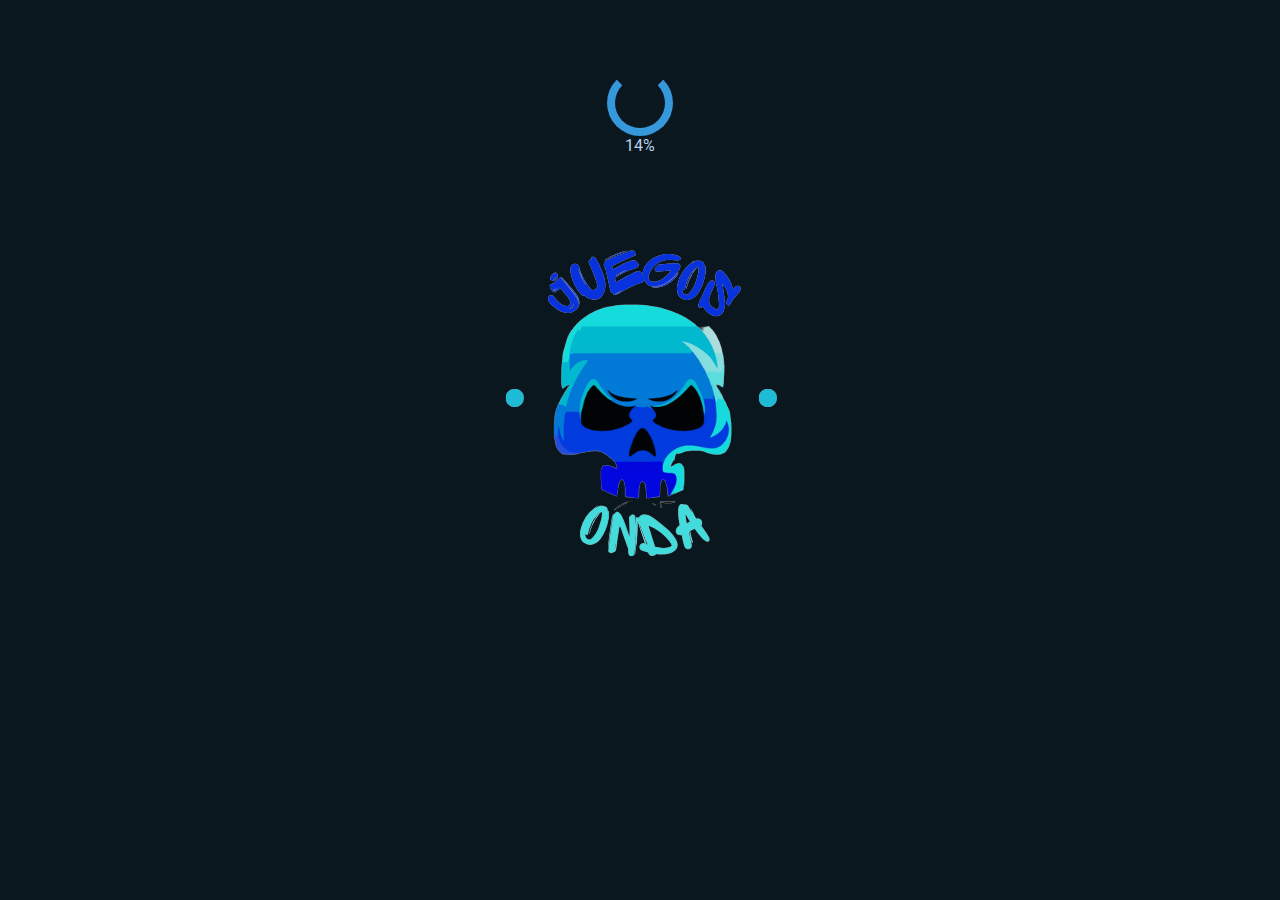
<file: tp2/index.html>
<!DOCTYPE html>
<html lang="en">
<head>
    <meta charset="UTF-8">
    <meta http-equiv="X-UA-Compatible" content="IE=edge">
    <meta name="viewport" content="width=device-width, initial-scale=1.0">
    <link rel="stylesheet" type="text/css" href="style.css">
    <link rel="preconnect" href="https://fonts.googleapis.com">
    <link rel="preconnect" href="https://fonts.gstatic.com" crossorigin>
    <link href="https://fonts.googleapis.com/css2?family=Roboto:ital,wght@1,300&display=swap" rel="stylesheet">
    <link rel="stylesheet" href="https://cdnjs.cloudflare.com/ajax/libs/font-awesome/6.2.0/css/all.min.css">
    <title>Juegos Onda</title>
</head>
<body>
    <header class="header">
       <div class="img-header">
            <div class="header-izq">
                <img class="btnmenu" src="images/hamburger-button2.png" onclick="toggleMenu()">
                <a href="index.html"><img src="images/logo.png" class="logoheader"></a>
            </div>
            <input type="text" class="buscador">
            <div class="header-der">
                <img src="images/carrito.svg" class="carrito-nav" onclick="toggleCarrito()">
                <img src="images/avatar.png" class="perfil-avatar" alt="avatar" onclick="togglePerfil()">
            </div>
        </div>
        <nav class="navbar">
            <ul class="menu">
                <p class="txt_categoria">categorias</p>
                <a href="index.html#masjugados"><li class="btn_cat"><span>Mas jugados</a></span></li>
                <a href="index.html#nuevos"><li class="btn_cat"><span>Nuevos</a></span></li>
                 <a href="index.html#accion"><li class="btn_cat"><span>Acción</a></span></li>
                 <a href="index.html#shooter"><li class="btn_cat"><span>Shooter</a></span></li>
                 <a href="index.html#arcade"><li class="btn_cat"><span>Arcade</a></span></li>
            </ul>
        </nav>
        <div class="desp-carrito">
                <h3>Resumen de compra</h3>
                <p>Fall guys</p><p>$999</p>
                <p>Total</p><p>$999</p>
                <button class="continuar-compra">Continuar compra</button>
        </div>
        <nav class="nav-perfil">
            <img class="flechaPerfil" src="images/flechaPerfil.png" alt="">
            <ul class="menu-perfil">
                <li class="btn-perfil"><a href="" class="ov-btn-slide-left">Mi perfil</a></li>
                <li class="btn-perfil"><a href="index.html" class="ov-btn-slide-left">Favoritos</a></li>
                <buttom class="btn-perfil"><a href="login.html" class="ov-btn-slide-left">Cerrar Sesion</a></buttom>
            </ul>
        </nav>
    </header> 
     <div class="spinner-container">
        <div class="spinner"></div>
        <div id="porcentaje-carga">0%</div>
        <img  class="logoSpinner" src="images/logo.png" alt="logo">
    </div>
    <main class="index">
        <div class="carruselCompleto">
            <h2 class="cat-juego" id="masjugados">Más jugados</h2>
            <section class="wrapper1">
                <i id="left" class="fa-solid fa-angle-left"></i>
                <div class="carousel">
                    <div class="contenedor-card-principal" draggable="false">
                        <section class="contenido-card-principal">
                            <div class="cucarda">
                                <span class="etiqueta-card-dto">-30%</span>
                                <img class="baseCucarda" src="images/etiqueta-dto.png" alt="">
                                </div>
                            <img class="imagen-card" src="images/destacado1.jpeg">
                            <div class="infoCardPaga">
                                <p class="titulo">Fall Guys</p>
                                <div class="precio-carrito">
                                    <span class="precio">$1000</span><span class="precio-tachado">$4400</span>
                                    <img class="carrito"src="images/Vector.svg">
                                </div>
                            </div>
                        </section>
                    </div>
                    <div class="contenedor-card-principal" draggable="false">
                        <section class="contenido-card-principal">
                        <div class="cucarda">
                        <span class="etiqueta-card-gratis">Gratis</span>
                        <img class="baseCucarda" src="images/etiqueta (2).png" alt="">
                        </div>
                        <img class="imagen-card" src="images/foto-juego.png">
                        <div class="infoCardGratis">
                           <p class="titulo">Android vs. Apple</p>
                            <a href="ejecucion.html"> <img class="play"src="images/boton-play.png"></a>
                        </div>
                    </section>
                    </div>
                    <div class="contenedor-card-principal" draggable="false">
                        <section class="contenido-card-principal">
                        <div class="cucarda">
                            <span class="etiqueta-card-gratis">Gratis</span>
                            <img class="baseCucarda" src="images/etiqueta (2).png" alt="">
                            </div>                    <img class="imagen-card" src="images/destacado3.webp">
                        <div class="infoCardGratis">
                            <p class="titulo">Snake 2</p>
                                <img class="play"src="images/boton-play.png">
                        </div>
                    </section>
                    </div>
                    <div class="contenedor-card-principal" draggable="false">
                        <section class="contenido-card-principal">
                        <div class="cucarda">
                            <span class="etiqueta-card-dto">-80%</span>
                            <img class="baseCucarda" src="images/etiqueta-dto.png" alt="">
                            </div>
                        <img class="imagen-card" src="images/destacado4.webp">
                        <div class="infoCardPaga">
                            <p class="titulo">Pacman</p>
                            <div class="precio-carrito">
                                <span class="precio">$200</span><span class="precio-tachado">$2500</span>
                                <img class="carrito"src="images/Vector.svg">
                            </div>
                        </div>
                    </section>

                    </div>
                    <div class="contenedor-card-principal" draggable="false">
                        <section class="contenido-card-principal">
                        <div class="cucarda">
                            <span class="etiqueta-card-dto">-40%</span>
                            <img class="baseCucarda" src="images/etiqueta-dto.png" alt="">
                            </div>
                        <img class="imagen-card" src="images/destacado5.webp">
                        <div class="infoCardPaga">
                            <p class="titulo">Mini Craft</p>
                            <div class="precio-carrito">
                                <span class="precio">$400</span><span class="precio-tachado">$2500</span>
                                <img class="carrito"src="images/Vector.svg">
                            </div>
                        </div>
                    </section>
                    </div>
                </div> 
                <i id="right" class="fa-solid fa-angle-right"></i>
            </section>
        </div>
        <div class="carruselCompleto">
        <h2 class="cat-juego" id="nuevos">Nuevos</h2>
        <section class="wrapper">
            <i id="left" class="fa-solid fa-angle-left"></i>
            <div class="carousel">
                <div class="contenedor-card" draggable="false">
                    <div class="cucarda">
                    <span class="etiqueta-card-gratis">Gratis</span>
                    <img class="baseCucarda" src="images/etiqueta (2).png" alt="">
                    </div>
                    <img class="imagen-card" src="images/nuevos1.webp">
                    <div class="infoCardGratis">
                        <p class="titulo">Bloxd.io</p>
                            <img class="play"src="images/boton-play.png">
                    </div>
                </div>
                <div class="contenedor-card" draggable="false">
                    <div class="cucarda">
                    <span class="etiqueta-card-gratis">Gratis</span>
                    <img class="baseCucarda" src="images/etiqueta (2).png" alt="">
                    </div>
                    <img class="imagen-card" src="images/nuevos2.webp">
                    <div class="infoCardGratis">
                        <p class="titulo">Friday Night</p>
                            <img class="play"src="images/boton-play.png">
                    </div>
                </div>
                <div class="contenedor-card" draggable="false">
                    <div class="cucarda">
                        <span class="etiqueta-card-dto">-25%</span>
                        <img class="baseCucarda" src="images/etiqueta-dto.png" alt="">
                        </div>
                    <img class="imagen-card" src="images/nuevos3.webp">
                    <div class="infoCardPaga">
                        <p class="titulo">UNO </p>
                        <div class="precio-carrito">
                            <span class="precio">$500</span><span class="precio-tachado">$2500</span>
                            <img class="carrito"src="images/Vector.svg">
                        </div>
                    </div>
                </div>
                <div class="contenedor-card" draggable="false">
                    <div class="cucarda">
                    <span class="etiqueta-card-gratis">Gratis</span>
                    <img class="baseCucarda" src="images/etiqueta (2).png" alt="">
                    </div>
                    <img class="imagen-card" src="images/nuevos4.webp">
                    <div class="infoCardGratis">
                        <p class="titulo">Washing Toilet</p>
                            <img class="play"src="images/boton-play.png">
                    </div>
                </div>
                <div class="contenedor-card" draggable="false">
                    <div class="cucarda">
                        <span class="etiqueta-card-dto">-50%</span>
                        <img class="baseCucarda" src="images/etiqueta-dto.png" alt="">
                        </div>
                    <img class="imagen-card" src="images/nuevos5.webp">
                    <div class="infoCardPaga">
                        <p class="titulo">Princess</p>
                        <div class="precio-carrito">
                            <span class="precio">$600</span><span class="precio-tachado">$1800</span>
                            <img class="carrito"src="images/Vector.svg">
                        </div>
                    </div>
                </div>
                <div class="contenedor-card" draggable="false">
                    <div class="cucarda">
                        <span class="etiqueta-card-dto">-50%</span>
                        <img class="baseCucarda" src="images/etiqueta-dto.png" alt="">
                        </div>
                    <img class="imagen-card" src="images/nuevos6.webp">
                    <div class="infoCardPaga">
                        <p class="titulo">Fuego y Agua</p>
                        <div class="precio-carrito">
                            <span class="precio">$500</span><span class="precio-tachado">$2500</span>
                            <img class="carrito"src="images/Vector.svg">
                        </div>
                    </div>
                </div>
                <div class="contenedor-card" draggable="false">
                    <div class="cucarda">
                        <span class="etiqueta-card-dto">-50%</span>
                        <img class="baseCucarda" src="images/etiqueta-dto.png" alt="">
                        </div>
                    <img class="imagen-card" src="images/nuevos7.webp">
                    <div class="infoCardPaga">
                        <p class="titulo">Fuego y Agua</p>
                        <div class="precio-carrito">
                            <span class="precio">$500</span><span class="precio-tachado">$2500</span>
                            <img class="carrito"src="images/Vector.svg">
                        </div>
                    </div>
                </div>
                <div class="contenedor-card" draggable="false">
                    <div class="cucarda">
                        <span class="etiqueta-card-dto">-50%</span>
                        <img class="baseCucarda" src="images/etiqueta-dto.png" alt="">
                        </div>
                    <img class="imagen-card" src="images/nuevos8.webp">
                    <div class="infoCardPaga">
                        <p class="titulo">Fuego y Agua</p>
                        <div class="precio-carrito">
                            <span class="precio">$500</span><span class="precio-tachado">$2500</span>
                            <img class="carrito"src="images/Vector.svg">
                        </div>
                    </div>
                </div>
            </div> 
            <i id="right" class="fa-solid fa-angle-right"></i>
        </section>
        </div>
        <div class="carruselCompleto">
            <h2 class="cat-juego">Explorar categorias</h2>
                <section class="carrusel-btns">
                    <a href="#accion">  <button class="btn-carrusel-categorias"></span>Acción</a></button>
                    <a href="#arcade"> <button class="btn-carrusel-categorias"></span>Arcade</a></button>
                    <a href="#shooter"><button class="btn-carrusel-categorias"></span>Shooter</a></button>
                    <a href="#nuevos"><button class="btn-carrusel-categorias"></span>Nuevos</a></button>
                    <a href="#masjugados"><button class="btn-carrusel-categorias"></span>Mas jugados</a></button>
                </section>
            </div> 
        <div class="carruselCompleto">
        <h2 class="cat-juego" id="accion">Acción</h2>
        <section class="wrapper">
            <i class="fa-solid fa-angle-left"></i>
            <div class="carousel">
                <div class="contenedor-card" draggable="false">
                    <div class="cucarda">
                        <span class="etiqueta-card-dto">Gratis</span>
                        <img class="baseCucarda" src="images/etiqueta-dto.png" alt="">
                    </div>
                    <img class="imagen-card" src="images/accion.jpg">
                    <div class="infoCardPaga">
                        <p class="titulo">GOD</p>
                        <div class="precio-carrito">
                            <span class="precio">$500</span><span class="precio-tachado">$2500</span>
                            <img class="carrito"src="images/Vector.svg">
                        </div>
                    </div>
                </div>
                <div class="contenedor-card" draggable="false">
                    <div class="cucarda">
                        <span class="etiqueta-card-gratis">Gratis</span>
                        <img class="baseCucarda" src="images/etiqueta (2).png" alt="">
                        </div>
                        <img class="imagen-card" src="images/accion2.jpg">
                    <div class="infoCardGratis">
                        <p class="titulo">Halo 3</p>
                            <img class="play"src="images/boton-play.png">
                    </div>
                </div>
                <div class="contenedor-card" draggable="false">
                    <div class="cucarda">
                        <span class="etiqueta-card-dto">-50%</span>
                        <img class="baseCucarda" src="images/etiqueta-dto.png" alt="">
                        </div>
                    <img class="imagen-card" src="images/accion3.jpg">
                    <div class="infoCardPaga">
                        <p class="titulo">Halo 2</p>
                        <div class="precio-carrito">
                            <span class="precio">$500</span><span class="precio-tachado">$2500</span>
                            <img class="carrito"src="images/Vector.svg">
                        </div>
                    </div>
                </div>
                <div class="contenedor-card" draggable="false">
                    <div class="cucarda">
                        <span class="etiqueta-card-dto">-50%</span>
                        <img class="baseCucarda" src="images/etiqueta-dto.png" alt="">
                        </div>
                    <img class="imagen-card" src="images/accion4.jpg">
                    <div class="infoCardPaga">
                        <p class="titulo">Zero Hour 4</p>
                        <div class="precio-carrito">
                            <span class="precio">$500</span><span class="precio-tachado">$2500</span>
                            <img class="carrito"src="images/Vector.svg">
                        </div>
                    </div>
                </div>
                <div class="contenedor-card" draggable="false">
                    <div class="cucarda">
                        <span class="etiqueta-card-dto">-50%</span>
                        <img class="baseCucarda" src="images/etiqueta-dto.png" alt="">
                        </div>
                    <img class="imagen-card" src="images/accion5.jpg">
                    <div class="infoCardPaga">
                        <p class="titulo">Red Dead</p>
                        <div class="precio-carrito">
                            <span class="precio">$500</span><span class="precio-tachado">$2500</span>
                            <img class="carrito"src="images/Vector.svg">
                        </div>
                    </div>
                </div>
                <div class="contenedor-card" draggable="false">
                    <img class="imagen-card" src="images/accion6.jpg">
                    <div class="infoCardPaga">
                        <p class="titulo">Assesins Creed</p>
                        <div class="precio-carrito">
                            <span class="precio">$500</span><span class="precio-tachado">$2500</span>
                            <img class="carrito"src="images/Vector.svg">
                        </div>
                    </div>
                </div>
                <div class="contenedor-card" draggable="false">
                    <div class="cucarda">
                        <span class="etiqueta-card-gratis">-50%</span>
                        <img class="baseCucarda" src="images/etiqueta (2).png" alt="">
                        </div>
                        <img class="imagen-card" src="images/accion7.webp">
                    <div class="infoCardGratis">
                        <p class="titulo">Shell Shockers</p>
                            <img class="play"src="images/boton-play.png">
                    </div>
                </div>
                
            </div> 
            <i class="fa-solid fa-angle-right"></i>
        </section>
        </div>   
        <div class="carruselCompleto">
        <h2 class="cat-juego" id="shooter">Shooter</h2>
        <section class="wrapper">
            <i class="fa-solid fa-angle-left"></i>
            <div class="carousel">
                <div class="contenedor-card" draggable="false">
                    <div class="cucarda">
                        <span class="etiqueta-card-dto">-50%</span>
                        <img class="baseCucarda" src="images/etiqueta-dto.png" alt="">
                    </div>
                    <img class="imagen-card" src="images/shooter1.webp">
                    <div class="infoCardPaga">
                        <p class="titulo">Centipede</p>
                        <div class="precio-carrito">
                            <span class="precio">$500</span><span class="precio-tachado">$2500</span>
                            <img class="carrito"src="images/Vector.svg">
                        </div>
                    </div>
                </div>
                <div class="contenedor-card" draggable="false">
                    <div class="cucarda">
                        <span class="etiqueta-card-gratis">Gratis</span>
                        <img class="baseCucarda" src="images/etiqueta (2).png" alt="">
                        </div>
                            <img class="imagen-card" src="images/shooter2.webp">
                    <div class="infoCardGratis">
                        <p class="titulo">Battle of Seas</p>
                            <img class="play"src="images/boton-play.png">
                    </div>
                </div>
                <div class="contenedor-card" draggable="false">
                    <div class="cucarda">
                        <span class="etiqueta-card-gratis">Gratis</span>
                        <img class="baseCucarda" src="images/etiqueta (2).png" alt="">
                    </div>
                        <img class="imagen-card" src="images/shooter3.webp">
                    <div class="infoCardGratis">
                        <p class="titulo">Battleship</p>
                            <img class="play"src="images/boton-play.png">
                    </div>
                </div>
                <div class="contenedor-card" draggable="false">
                    <div class="cucarda">
                        <span class="etiqueta-card-dto">-50%</span>
                        <img class="baseCucarda" src="images/etiqueta-dto.png" alt="">
                    </div>
                    <img class="imagen-card" src="images/shooter4.webp">
                    <div class="infoCardPaga">
                        <p class="titulo">Demon Killer</p>
                        <div class="precio-carrito">
                            <span class="precio">$500</span><span class="precio-tachado">$2500</span>
                            <img class="carrito"src="images/Vector.svg">
                        </div>
                    </div>
                </div>
                <div class="contenedor-card" draggable="false">
                    <div class="cucarda">
                        <span class="etiqueta-card-dto">-50%</span>
                        <img class="baseCucarda" src="images/etiqueta-dto.png" alt="">
                    </div>
                    <img class="imagen-card" src="images/shooter5.webp">
                    <div class="infoCardPaga">
                        <p class="titulo">Gun War ZZ</p>
                        <div class="precio-carrito">
                            <span class="precio">$500</span><span class="precio-tachado">$2500</span>
                            <img class="carrito"src="images/Vector.svg">
                        </div>
                    </div>
                </div>
                
                <div class="contenedor-card" draggable="false">
                    <div class="cucarda">
                        <span class="etiqueta-card-dto">-50%</span>
                        <img class="baseCucarda" src="images/etiqueta-dto.png" alt="">
                    </div>
                    <img class="imagen-card" src="images/funny-shooter.webp">
                    <div class="infoCardPaga">
                        <p class="titulo">Funny Shooter</p>
                        <div class="precio-carrito">
                            <span class="precio">$500</span><span class="precio-tachado">$2500</span>
                            <img class="carrito"src="images/Vector.svg">
                        </div>
                    </div>
                </div>
            </div> 
            <i class="fa-solid fa-angle-right"></i>
        </section>
        </div>
         <div class="carruselCompleto">
        <h2 class="cat-juego" id="arcade">Arcade</h2>
        <section class="wrapper">
            <i class="fa-solid fa-angle-left"></i>
            <div class="carousel">
                <div class="contenedor-card" draggable="false">
                    <div class="cucarda">
                        <span class="etiqueta-card-dto">-50%</span>
                        <img class="baseCucarda" src="images/etiqueta-dto.png" alt="">
                    </div>
                    <img class="imagen-card" src="images/arcade1.webp">
                    <div class="infoCardPaga">
                        <p class="titulo">Boxes Wizard</p>
                        <div class="precio-carrito">
                            <span class="precio">$500</span><span class="precio-tachado">$2500</span>
                            <img class="carrito"src="images/Vector.svg">
                        </div>
                    </div>
                </div>
                <div class="contenedor-card" draggable="false">
                    <span class="etiqueta-card-gratis">Gratis</span>
                    <img class="imagen-card" src="images/arcade2.webp">
                    <div class="infoCardGratis">
                        <p class="titulo">cubito</p>
                            <img class="play"src="images/boton-play.png">
                    </div>
                </div>
                <div class="contenedor-card" draggable="false">
                    <div class="cucarda">
                        <span class="etiqueta-card-gratis">Gratis</span>
                        <img class="baseCucarda" src="images/etiqueta (2).png" alt="">
                        </div>                    <img class="imagen-card" src="images/arcade3.webp">
                    <div class="infoCardGratis">
                        <p class="titulo">Flip Diving</p>
                            <img class="play"src="images/boton-play.png">
                    </div>
                </div>
                <div class="contenedor-card" draggable="false">
                    <div class="cucarda">
                        <span class="etiqueta-card-dto">-50%</span>
                        <img class="baseCucarda" src="images/etiqueta-dto.png" alt="">
                    </div>
                    <img class="imagen-card" src="images/arcade4.webp">
                    <div class="infoCardPaga">
                        <p class="titulo">Fruit Ninja</p>
                        <div class="precio-carrito">
                            <span class="precio">$500</span><span class="precio-tachado">$2500</span>
                            <img class="carrito"src="images/Vector.svg">
                        </div>
                    </div>
                </div>
                <div class="contenedor-card" draggable="false">
                    <div class="cucarda">
                        <span class="etiqueta-card-dto">-50%</span>
                        <img class="baseCucarda" src="images/etiqueta-dto.png" alt="">
                    </div>
                    <img class="imagen-card" src="images/arcade5.webp">
                    <div class="infoCardPaga">
                        <p class="titulo">Funny Food</p>
                        <div class="precio-carrito">
                            <span class="precio">$500</span><span class="precio-tachado">$2500</span>
                            <img class="carrito"src="images/Vector.svg">
                        </div>
                    </div>
                </div>
                <div class="contenedor-card" draggable="false">
                    <img class="imagen-card" src="images/arcade6.webp">
                    <div class="infoCardPaga">
                        <p class="titulo">Lumeno</p>
                        <div class="precio-carrito">
                            <span class="precio">$500</span><span class="precio-tachado">$2500</span>
                            <img class="carrito"src="images/Vector.svg">
                        </div>
                    </div>
                </div>
            </div> 
            <i class="fa-solid fa-angle-right"></i>
        </section>
    </div>
    </main> 
    <footer class="footerHome">
        <section class="acerca-de">
            <h2 class="titulo-footer">Acerca de nosotros</h2>
            <span class="text-footer">Bienvenidos a nuestra plataforma de juegos en línea, tu destino favorito para sumergirte en emocionantes aventuras virtuales. Permítenos presentarnos: somos Mateo Viera y Alfonsina Moris, estudiantes de la Universidad Nacional del Centro de la Provincia de Buenos Aires (UNICEN), inscriptos en la carrera de Tecnología Universitaria en Desarrollo de Aplicaciones Informáticas (TUDAI).</span>
        </section>
        <div class="fat-footer">
            <section class="section1">
                <div class="footer-section">
                    <h2>Tendencia</h2>
                    <ul>
                        <li><a href="index.html#arcade">Arcade</a></li>
                        <li><a href="index.html#accion">Acción</a></li>
                        <li><a href="index.html#shooter">Shooter</a></li>
                    </ul>
                </div>
                <div class="footer-section">
                    <h2>Nosotros</h2>
                    <ul>
                        <li><a href="#">Equipo</a></li>
                        <li><a href="#">Lugar</a></li>
                        <li><a href="#">Se parte</a></li>
                    </ul>
                </div>
            </section>
            <section class="section2">     
                <div class="footer-section">
                    <h2>Redes sociales</h2>
                    <ul>
                        <li><a href="#">Facebook</a></li>
                        <li><a href="#">Twitter</a></li>
                        <li><a href="#">Instagram</a></li>
                    </ul>
                </div>
                <div class="footer-section">
                    <h2>Informacíon</h2>
                    <ul>
                        <li><a href="/acerca-de">Ayuda</a></li>
                        <li><a href="/politica-de-privacidad">Desarrollo</a></li>
                        <li> <a href="">Docu</a></li>
                    </ul>
                </div>
            </section>
            <section class="section3">
                <div class="footer-section">
                    <h2>Tendencia</h2>
                    <ul>
                        <li><a href="#">Arcade</a></li>
                        <li><a href="#">Estrategia</a></li>
                        <li><a href="#">Deportes</a></li>
                    </ul>
                </div>
                <div class="footer-section">
                    <h2>Enlaces útiles</h2>
                    <ul>
                        <li><a href="/acerca-de">Cookies</a></li>
                        <li><a href="/politica-de-privacidad">Políticas</a></li>
                        <li> <a href="">Términos</a></li>
                    </ul>
                </div>
            </section>
        </div>
    </footer>
    <script src="menu.js"></script>
    </html>
    
    <script src="js/menu.js"></script>
</body>
</html>
</file>
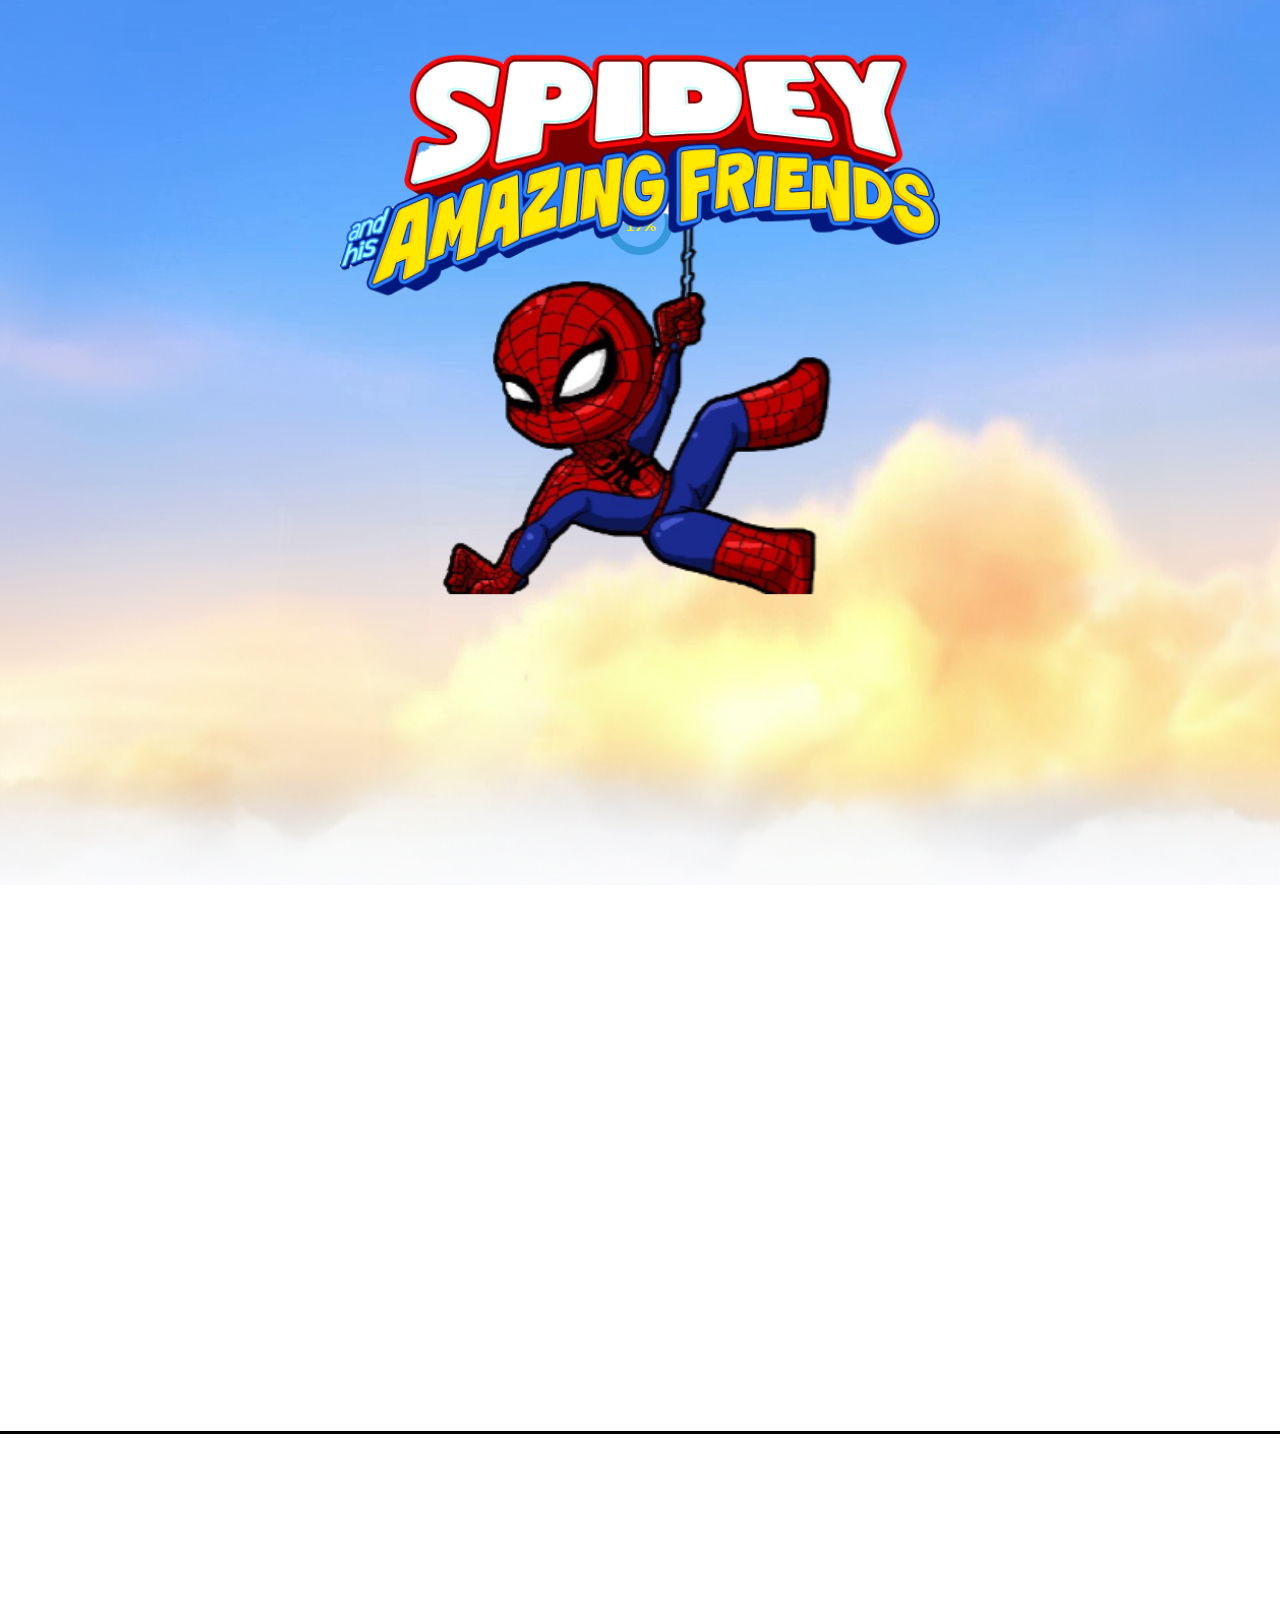
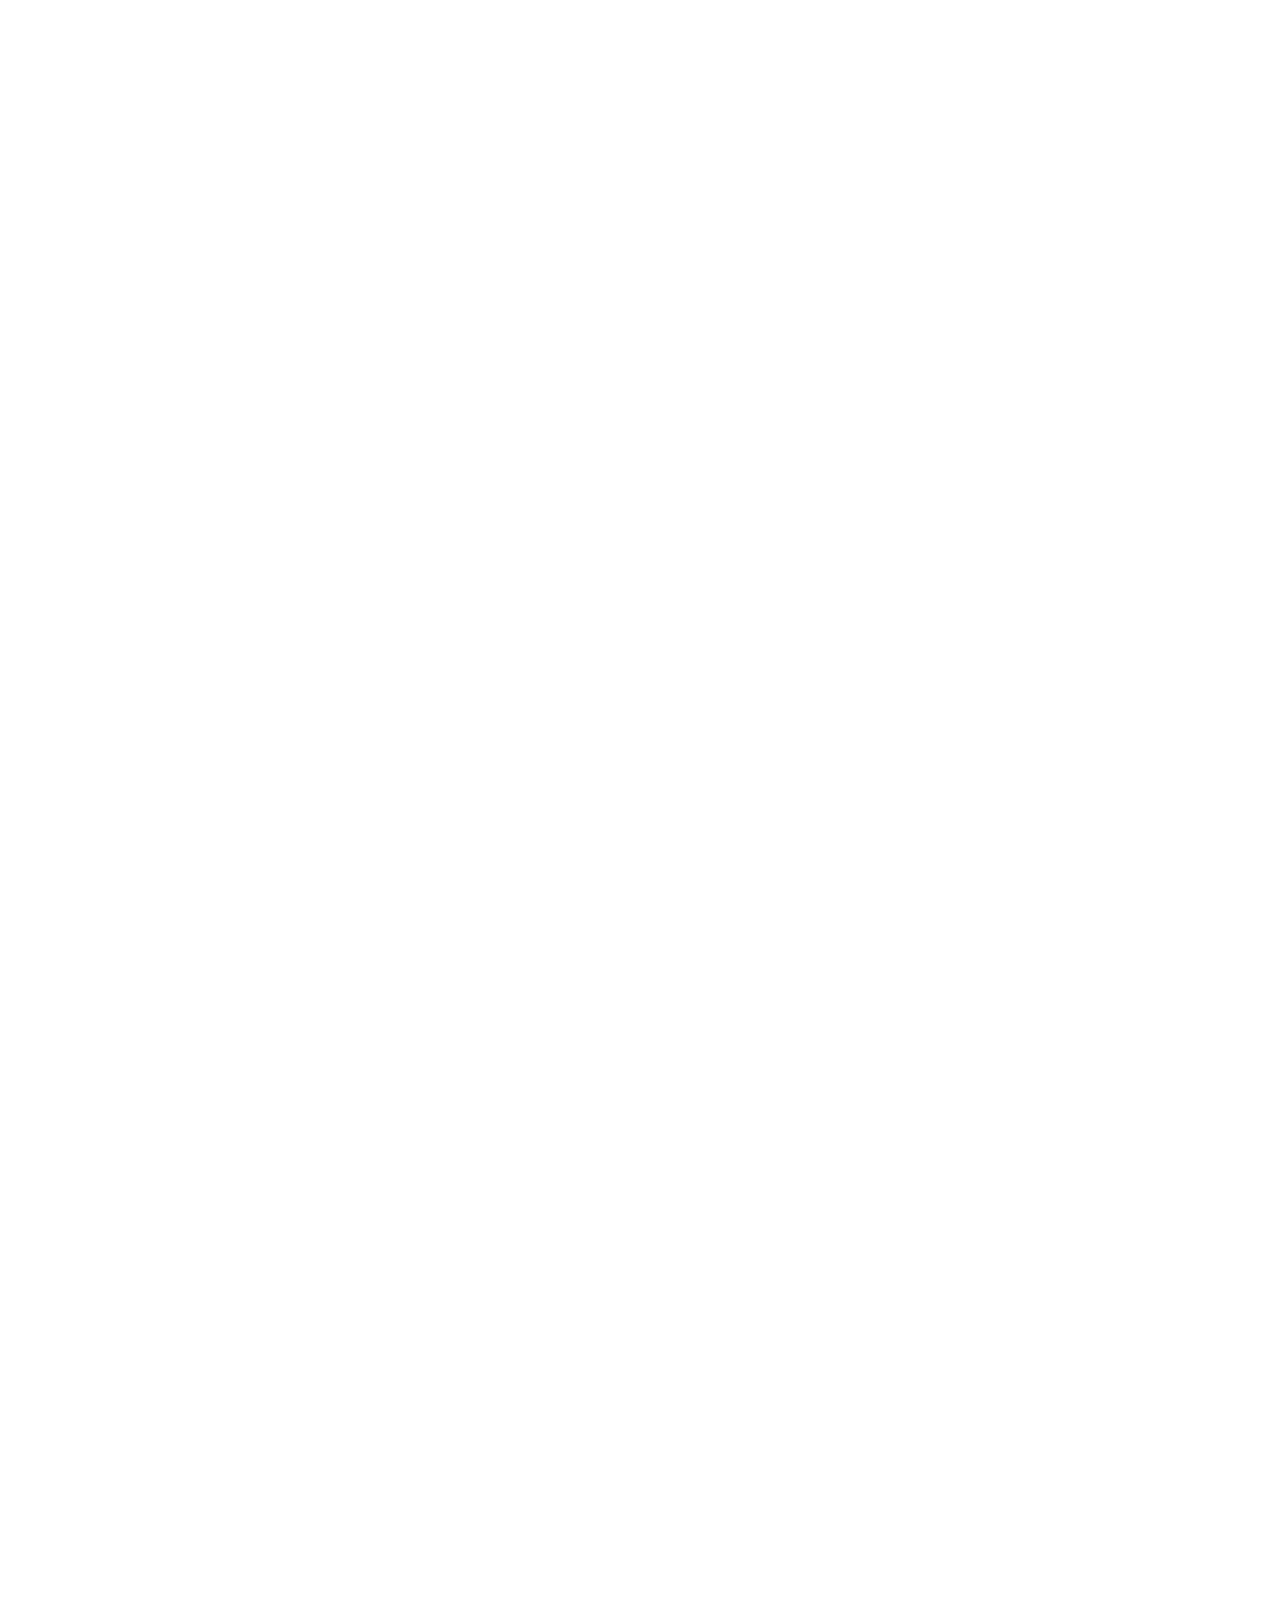
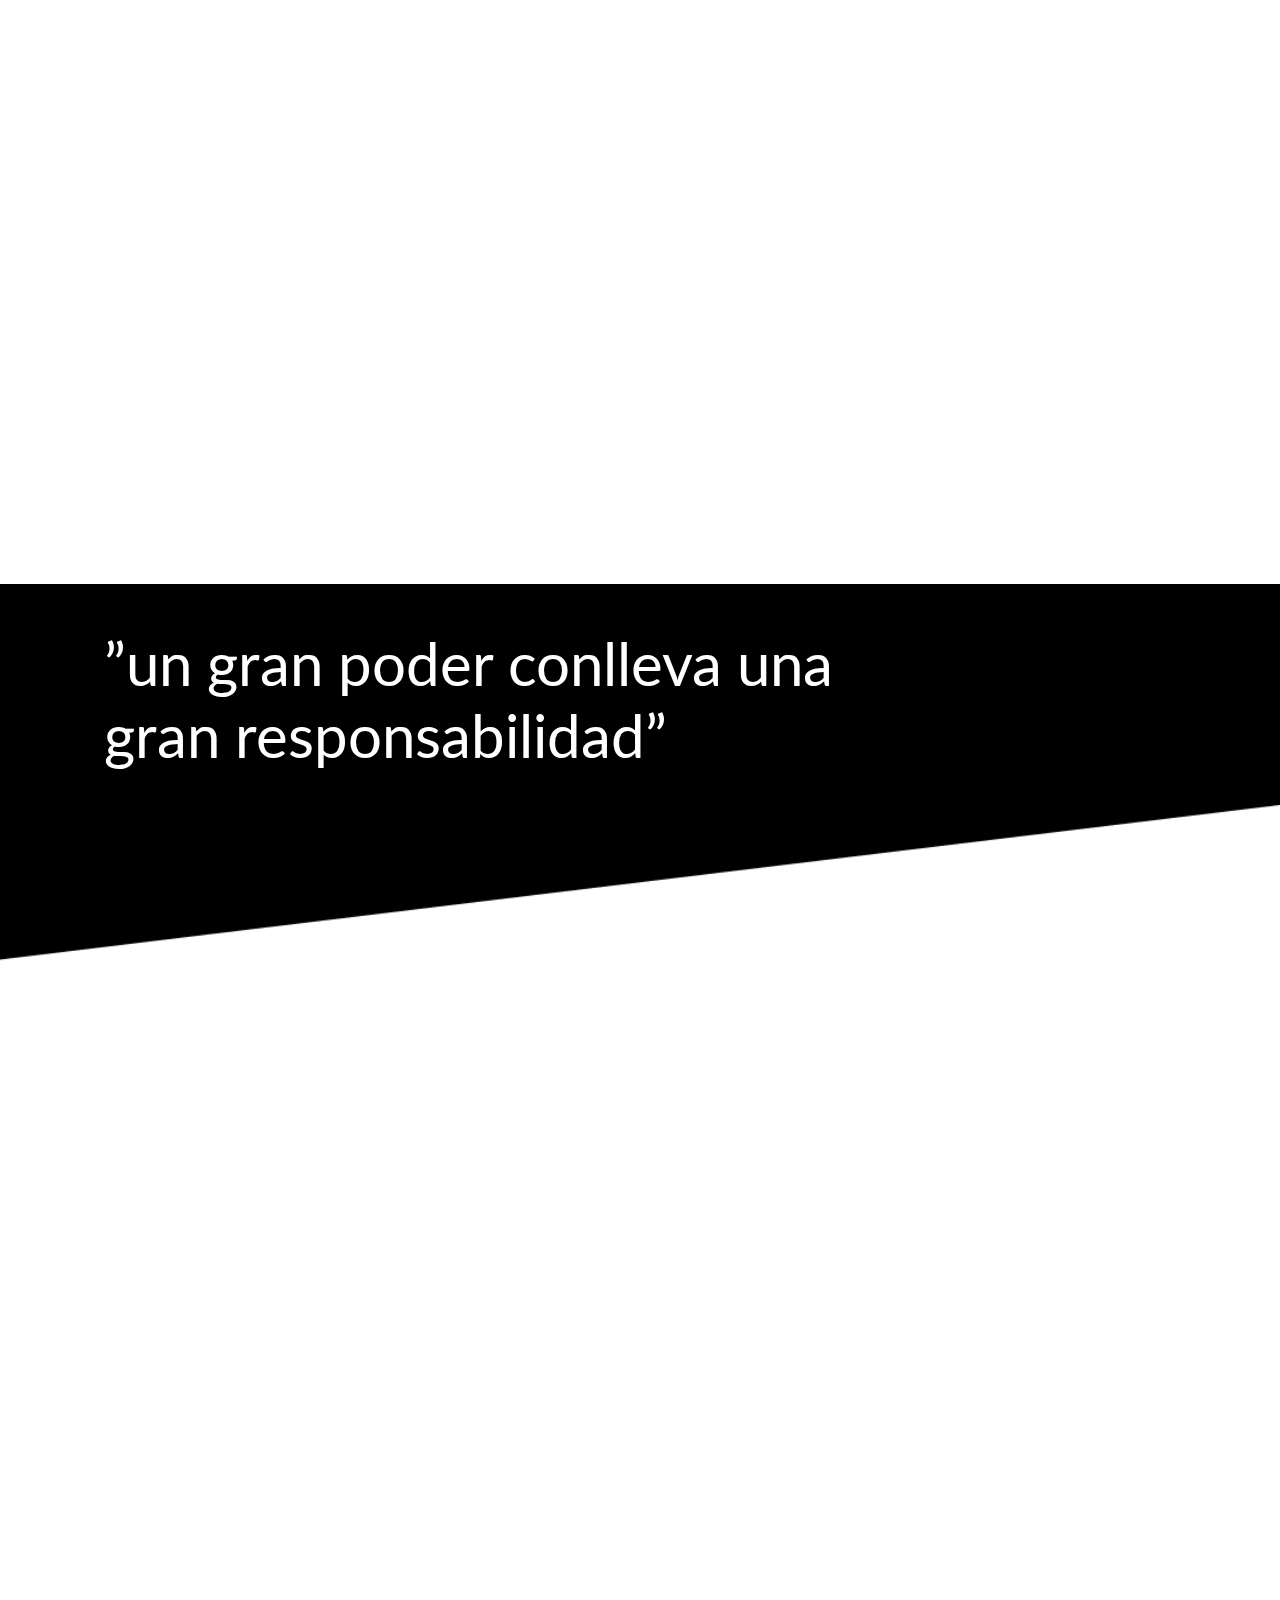
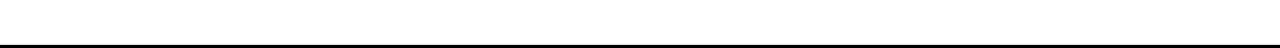
<file: tp4/index.html>
<!DOCTYPE html>
<html lang="en">
<head>
    <meta charset="UTF-8">
    <meta http-equiv="X-UA-Compatible" content="IE=edge">
    <meta name="viewport" content="width=device-width, initial-scale=1.0">
    <link rel="stylesheet" href="style.css">
    <link rel="preconnect" href="https://fonts.googleapis.com">
    <link rel="preconnect" href="https://fonts.gstatic.com" crossorigin>
    <link href="https://fonts.googleapis.com/css2?family=Lato&display=swap" rel="stylesheet">>
    <title>Document</title>
</head>
<body>
    <header class="header">
        <div class="hamburguesa" onclick="toggleMenu()">
            <div class="linea"></div>
            <div class="linea"></div>
            <div class="linea"></div>
        </div>
        <img id="logoNav" src="images/logo.png">
        <button class="ov-btn-slide-left" id="btnComprar" >COMPRAR</button>
    </header>
    <nav class="navigation"> 
        <ul>
            <li>Home</li>
            <li>About Us</li>
            <li>Suscribirse</li>
        </ul>
    </nav>
    <div class="spinner-container">
        <div id="spinner" class="spinner"></div>
        <div id="porcentaje-carga"><p class="porcentaje"> 0% </p></div>
        <img id="capa1" src="images/capa1.png">
        <img  class="logoSpinner" src="images/logo.png" alt="logo">
        <img src="images/spidermanCarga-removebg-preview.png" alt="" class="spiderCarga">
    </div>
    <section class="parallax1">
        <img id="capa1" src="images/capa1.png">
        <img id="logoPag1" src="images/logo.png">
        <img id="capa2" src="images/capa2.png">
        <img id="capa3" src="images/capa3.png">
        <img id="capa4" src="images/capa4.png">
        <div class="containerTam">
            <img id="capa5" src="images/spider1.png">
            <img id="capa6" src="images/spider2.png">
            <img id="capa7" src="images/spider3.png">
            <img id="capa8" src="images/telarana1.png">
            <img id="capa9" src="images/telarana2.png">
        </div> 
    </section>

    <div id="contenedorVioleta" class="contenedorVioleta">
        <img id="violeta" src="images/RectangleVioleta.png">
        <div id="contenedorTexto">
            <h1>Conoce a Spidey y sus sorprendentes amigos</h1>
            <p>Spidey, nuestro lanzador de telarañas favorito se une a Ghost-Spider (Gwen Stacey) y Miles Morales para formar el equipo de Spidey, con la ayuda del cómico pero leal robot de Spidey, TRACE-E. Si Spidey se encuentra en una situación difícil donde necesita aún más poder de superhéroe, tengan la seguridad de que un amigo de los Vengadores correrá para ayudar.</p>
        </div>
        <img id="duende" src="images/personajeVerde.png" data-speed="10">
        <img id="juegoVerde" src="images/juego.png">
    </div>
    <img src="images/rectanguloBlanco1.png" alt="" class="rectanguloBlanco1">

<section class="recctBlanco">
 
    <div class="infoSpider">
        <img class="cuadroFade cuadroFade1" id="cuadroSpider" src="images/image 13.png" alt="">
        <img class="cuadroFade cuadroFade2" id="cuadroSpider" src="images/image 8.png" alt="">
        <img class="cuadroFade cuadroFade3" id="cuadroSpider" src="images/image 24.png" alt="">
        <div class="grupoTextInfoSpider">
            <p class="textInfoSpider">Peter Parker, un joven huérfano neoyorquino que adquiere superpoderes después de ser mordido por una araña radiactiva,​ y cuya ideología como héroe se ve reflejada primordialmente en la expresión ”un gran poder conlleva una gran responsabilidad”.</p>
            <p class="textInfoSpider">Tras la muerte de Peter Parker, es quien toma la identidad de 
                Spider-Man. 
                La elección del presidente Barack Obama en enero de 2009, fue una fuente de inspiración para el cambio de etnicidad de Spider-Man.</p>
            <p class="textInfoSpider"> El personaje es una variante de El Hombre Araña, una versión de universo alternativo de Gwen Stacy. Ella reside en la "Tierra-65", donde, en lugar de Peter Benjamin Parker, Gwen Stacy fue mordida por la Araña Radiactiva</p>
        </div>
    </div>
</section>

<section id="contenedorGhostSpider" class="ghostSpider">
    <div class="tarjetasGhostSpider">
        <img class="tarjeta1" src="images/test.png" alt="">
        <img class="tarjeta2" src="images/test-2.png" alt="">
        <img class="tarjeta3" src="images/test-3.png" alt="">
    </div>
    <img class="fondoGhostSpider" src="images/image 223.png" alt="">
</section>
 
<section id="paralax2" class="paralax2">
    <h2 class="tituloParalax2">Los vengadores acompañando tu aventura</h2>
    <img id="fondoP2" src="images/fondoP2.png">
    <img id="capa2P2" src="images/capa2P2.png">    
    <img id="capa1P2" src="images/capa1P2.png">
    <img id="hulk" src="images/hulk.png">
    <img id="elastica" src="images/elastica.png">
    <div id="aranaNegro">
</section>
    <img src="images/rectanguloBlanco2.png" alt="" class="rectanguloBlanco2">
    <div class="masAmigos">
        
        <div class="container-masAmigos">
            <h1>Mas amigos, mas diversión!</h1>
            <div class="masAmigos-col-img">
                <img id="masAmigos-img" src="images/image 21.png" alt="">
            </div>
            <div class="masAmigos-col-txt">
                <div id="masAmigos-txt1">
                    <h2>Mas de 100 misiones para que juegues sin parar!</h2>
                    <p>Tus padres, contentos. Explora el emocionante mundo de Spider-Man con más de 100 misiones que te mantendrán en constante acción y adrenalina. Enfréntate a desafíos únicos, desentraña misterios, y ayuda a Spider-Man a mantener la paz en la ciudad mientras te sumerges en la piel del héroe arácnido. ¿Tienes lo que se necesita para superar todas las misiones y convertirte en el auténtico Spider-Man?</p>
                </div>
                <div id="masAmigos-txt2">
                    <h2>Escenas deslumbrantes que te sorprenderán</h2>
                    <p>Sumérgete en un universo de maravillas visuales con 'Spider-Man: [nombre del juego]'. Nuestro juego te llevará a través de escenas deslumbrantes que te dejarán sin aliento. Desde los rascacielos de Nueva York hasta los intrincados detalles de la vida de Peter Parker, cada rincón de este mundo te sorprenderá. Prepárate para una experiencia única que desafiará tus expectativas y te transportará a un asombroso viaje con el Hombre Araña.</p>
                </div>
                <div id="masAmigos-txt3">
                    <h2>Cada misión te dará puntos que no sirven para nada! </h2>
                    <p>Cada misión es una oportunidad para vivir la emocionante vida del Hombre Araña, y aunque los puntos que ganarás no tengan un propósito específico, la verdadera recompensa está en la diversión y la inmersión que experimentarás en cada desafío. No necesitas acumular puntos para sentirte como un auténtico superhéroe, ya que la adrenalina de salvar la ciudad y la emoción de las acrobacias en el aire son más que suficientes. ¡Así que prepárate para sumergirte en la acción y la aventura, sin preocuparte por los puntos, y vive la experiencia definitiva de Spider-Man!</p>
                </div>
                <div id="masAmigos-txt4">
                    <h2>Derrota a los villanos y diviértete</h2>
                    <p>la diversión está asegurada mientras te enfrentas a los infames villanos de la ciudad de Nueva York. Enfréntate a desafíos épicos, combate a tus enemigos más temibles y disfruta de una experiencia llena de acción y emoción. Cada encuentro con los villanos te sumergirá en una batalla trepidante y te llevará más cerca de convertirte en el auténtico Hombre Araña. Así que, ¿estás listo para derrotar a los villanos y sumergirte en la aventura definitiva de Spider-Man?"</p>
                </div>
            </div>
        </div>
    </div>
    </div> 
<div class="comprar"> 
    <h2 class="tituloComprar">”un gran poder conlleva una gran responsabilidad”</h2>
    <button id="comprarAhora" class="buttonComprar">COMPRAR AHORA</button>
</div>
<img src="images/rectanguloBlanco3.png" alt="" class="rectanguloBlanco3">
<section id="tresSpiders" class="tresSpiders">
    <img id="spiderRosa" src="images/image 229.png">
    <img  id="spiderNegro" src="images/image 230.png">
    <img id="spiderRojo" src="images/image 231.png">
    <div>
        <img class="rectSpiderRojo" src="images/Rectangle 111.png" alt="">
        <img class="lineaRojoArr" src="images/Rectangle 14.png">
        <img class="lineaRojoAb" src="images/Rectangle 17.png">
    </div>
    <div>
        <img class="rectSpiderRosa" src="images/Rectangle 10.png" alt="">
        <img class="lineaRosaArr" src="images/Rectangle 13.png" alt="">
        <img class="lineaRosaAb" src="images/Rectangle 18.png" alt="">
    </div>
    <div>
        <img class="rectSpiderNegro" src="images/Rectangle 12.png">
        <img class="lineaNegroArr" src="images/Rectangle 16.png">
        <img class="lineaNegroAb" src="images/Rectangle 15.png">
    </div>
</section>

<section id="ultimo" class="ultimo">
    <img src="images/Rectangle 11.png" id="fondoUltimo">
    <div id="spiderChiquito"></div>
    <img src="images/image 228.png" id="spiderChiquitoNegro">
    <img src="images/image 239.png" id="spiderChiquitoBlanco">
    <img src="images/Untitled-1 5.png" id="edificios">
    <h1>Lo ultimo de SPIDEY Y SUS AMIGOS en tu buzon de correo electronico</h1>
    <div id="inputSuscribirse">
        <input class="correo" placeholder="ingresa aqui tu correo">
        <button class="suscribirse">suscribirse</button>
    </div>
    <p>Al inscribirse en nuestra lista de correo, nos autoriza a ponernos en contacto con usted para enviarle ofertas y actualizaciones de marketing por correo electrónico, y también acepta nuestra Política de privacidad y las Condiciones del servicio.</p>
    <img id="imgTeen" src="images/image 224.png">
</section>

<footer class="footerClass">
    <div id="rectNegro">
        <img id="xbox" src="images/image 226.png">
    </div>
    <p id="rights">©SEGA. All rights reserved. SEGA is registered in the U.S. Patent and Trademark Office. SEGA, the SEGA logo and SONIC SUPERSTARS are either registered trademarks or trademarks of SEGA CORPORATION or its affiliates. All other trademarks, logos and copyrights are property of their respective owners.©2023 The LEGO Group. LEGO, the LEGO logo, the Minifigure, and the Brick and Knob configurations are trademarks and/or copyrights of the LEGO Group. All other marks and trademarks are the property of their respective owners. All rights reserved."PS", "PS5" and "PS4" are registered trademarks or trademarks of Sony Interactive Entertainment Inc.Microsoft, the Xbox Sphere mark, the Series X logo, Xbox One, and Xbox Series X are trademarks of the Microsoft group of companies.Nintendo Switch is a trademark of NintendoEPIC GAMES and the EPIC STORE LOGO are trademarks or registered trademarks of EPIC GAMES INC.©2023 Valve Corporation. Steam and the Steam logo are trademarks and/or registered trademarks of Valve Corporation in the U.S. and/or other countries.The ESRB rating icons are registered trademarks of the Entertainment Software Association.</p>
    <p id="cookies">COOKIE POLICY PRIVACY POLICY</p>
    <img src="images/redes.png" id="redes">
</footer>



<script src="nav.js"></script>
<script src="loader.js"></script>
<script src="seccion1.js"></script>
<script src="seccion2.js"></script>
<script src="seccion3.js"></script>
<script src="seccion4.js"></script>
<script src="seccion5.js"></script>
<script src="seccion6.js"></script>
<script src="seccion7.js"></script>
<script src="menu.js"></script>

</body>
</html>
</file>
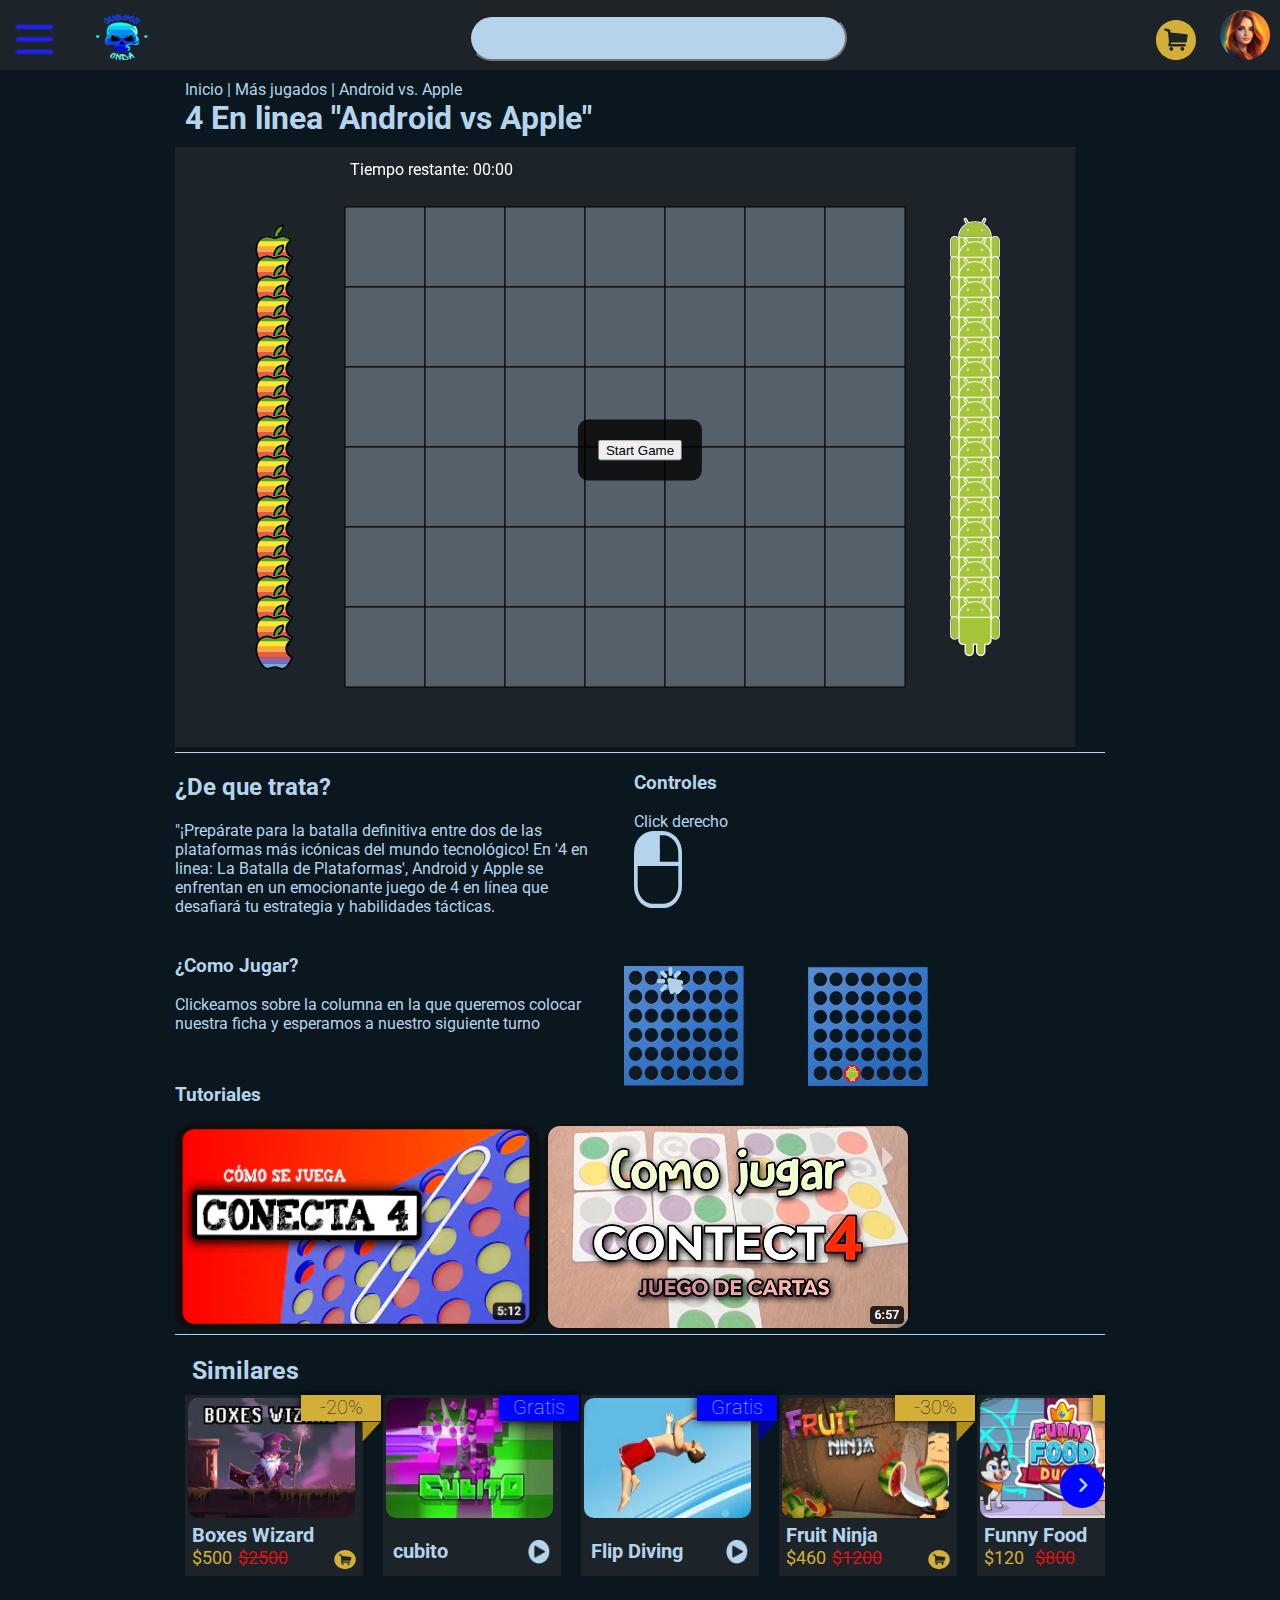
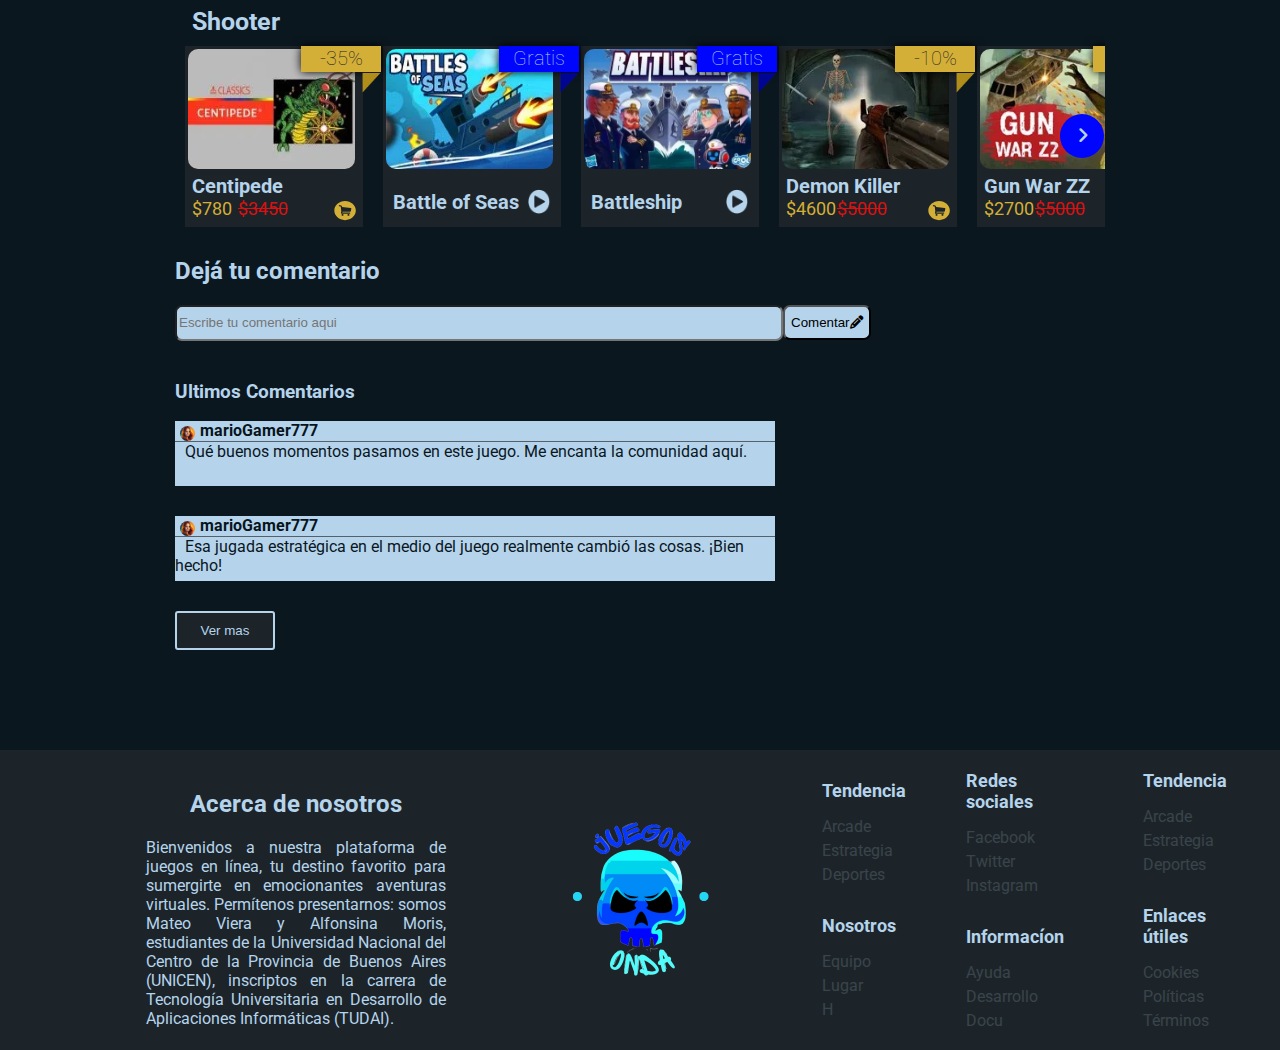
<file: tp2/ejecucion.html>
<!DOCTYPE html>
<html lang="en">
<head>
    <meta charset="UTF-8">
    <meta http-equiv="X-UA-Compatible" content="IE=edge">
    <meta name="viewport" content="width=device-width, initial-scale=1.0">
    <link rel="stylesheet" type="text/css" href="style.css">
    <link rel="preconnect" href="https://fonts.googleapis.com">
    <link rel="preconnect" href="https://fonts.gstatic.com" crossorigin>
    <link href="https://fonts.googleapis.com/css2?family=Roboto:ital,wght@1,300&display=swap" rel="stylesheet">
    <link rel="stylesheet" href="https://cdnjs.cloudflare.com/ajax/libs/font-awesome/5.15.3/css/all.min.css">
    <link rel="stylesheet" href="https://cdnjs.cloudflare.com/ajax/libs/font-awesome/6.2.0/css/all.min.css">
    <title>Juegos Onda</title>
</head>
<body>
    <header class="header">
        <div class="img-header">
             <div class="header-izq">
                 <img class="btnmenu" src="images/hamburger-button2.png" onclick="toggleMenu()">
               <a href="index.html"><img src="images/logo.png" class="logoheader"></a>
             </div>
             <input type="text" class="buscador">
             <div class="header-der">
                 <img src="images/carrito.svg" class="carrito-nav" onclick="toggleCarrito()">
                 <img src="images/avatar.png" class="perfil-avatar" alt="avatar" onclick="togglePerfil()">
             </div>
         </div>
         <nav class="navbar">
            <ul class="menu">
                <p class="txt_categoria">categorias</p>
                <a href="index.html#masjugados"><li class="btn_cat"><span>Mas jugados</a></span></li>
               <a href="index.html#nuevos"><li class="btn_cat"><span>Nuevos</a></span></li>
                <a href="index.html#accion"><li class="btn_cat"><span>Acción</a></span></li>
                <a href="index.html#shooter"><li class="btn_cat"><span>Shooter</a></span></li>
                <a href="index.html#arcade"><li class="btn_cat"><span>Arcade</a></span></li>
            </ul>
         </nav>
         <div class="desp-carrito">
                 <h3>Resumen de compra</h3>
                 <p>Fall guys</p><p>$999</p>
                 <p>Total</p><p>$999</p>
                 <button class="continuar-compra">Continuar compra</button>
         </div>
         <nav class="nav-perfil">
            <img class="flechaPerfil" src="images/flechaPerfil.png" alt="">
            <ul class="menu-perfil">
                <li class="btn-perfil"><a href="login.html" class="ov-btn-slide-left">Mi perfil</a></li>
                <li class="btn-perfil"><a href="login.html" class="ov-btn-slide-left">Favoritos</a></li>
                <buttom class="btn-perfil"><a href="login.html" class="ov-btn-slide-left">Cerrar Sesion</a></buttom>
            </ul>
        </nav>
     </header> 

    <main>
        <div class="encabezado-juego">
            <p class="breadcrum"><span> <a href="index.html">Inicio</a></span> | <span><a href="index.html#masjugados"> Más jugados</a></span> | <span>Android vs. Apple</span></p>
            <h1>4 En linea "Android vs Apple"</h1>
            <!--<div class="compartirEn"><img src="images/iconamoon_dislike.svg" alt=""><img src="images/iconamoon_like.svg" alt=""> <img src="images/redes.png" alt=""> </div>-->
        </div>
        <canvas width="900" height="600" id="canvas"> </canvas>
            <div class="buttonContainer">
                <button id="startButton">Start Game</button>
            </div>
            <button id="endButton" style="display:none;">End Game</button>
            <div id="timerDisplay">Tiempo restante: <span id="timer">00:00</span></div>
            <div id="turnoDisplay">
                Turno: <span id="turnoTexto">Apple</span>
            </div>

        <section class="contenedor-ejec">
            <div class="instrucciones">
                <div class="deQueTrata">
                    <h2>¿De que trata?</h2>
                    <p> "¡Prepárate para la batalla definitiva entre dos de las plataformas más icónicas del mundo tecnológico! En '4 en linea: La Batalla de Plataformas', Android y Apple se enfrentan en un emocionante juego de 4 en línea que desafiará tu estrategia y habilidades tácticas.</p>
                </div>
                <div class="controles">
                    <h3>Controles</h3>
                    <p>Click derecho</p>
                    <img src="images/mouse.svg">
                </div>
                <div class="comoJugar">
                    <h3>¿Como Jugar?</h3>
                    <p>Clickeamos sobre la columna en la que queremos colocar nuestra ficha y esperamos a nuestro siguiente turno </p>
                </div>
                <div class="img-comoJugar">
                    <img class="instruccion" src="images/instruccion1.png">
                    <img class="instruccion" src="images/instruccion2.png">
                </div>
                <div class="tutoriales">
                <h3>Tutoriales</h3>
                <img src="images/tutorial1.png">
                <img src="images/tutorial2.png" alt="">
                </div>
            </div>
            <div class="carruselCompleto">
                <h2 class="cat-juego" id="arcade">Similares</h2>
                <section class="wrapper">
                    <i class="fa-solid fa-angle-left"></i>
                    <div class="carousel">
                        <div class="contenedor-card" draggable="false">
                            <div class="cucarda">
                                <span class="etiqueta-card-dto">-20%</span>
                                <img class="baseCucarda" src="images/etiqueta-dto.png" alt="">
                            </div>
                            <img class="imagen-card" src="images/arcade1.webp">
                            <div class="infoCardPaga">
                                <p class="titulo">Boxes Wizard</p>
                                <div class="precio-carrito">
                                    <span class="precio">$500</span><span class="precio-tachado">$2500</span>
                                    <img class="carrito"src="images/Vector.svg">
                                </div>
                            </div>
                        </div>
                        <div class="contenedor-card" draggable="false">
                            <span class="etiqueta-card-gratis">Gratis</span>
                            <img class="imagen-card" src="images/arcade2.webp">
                            <div class="infoCardGratis">
                                <p class="titulo">cubito</p>
                                    <img class="play"src="images/boton-play.png">
                            </div>
                        </div>
                        <div class="contenedor-card" draggable="false">
                            <div class="cucarda">
                                <span class="etiqueta-card-gratis">Gratis</span>
                                <img class="baseCucarda" src="images/etiqueta (2).png" alt="">
                                </div>                    <img class="imagen-card" src="images/arcade3.webp">
                            <div class="infoCardGratis">
                                <p class="titulo">Flip Diving</p>
                                    <img class="play"src="images/boton-play.png">
                            </div>
                        </div>
                        <div class="contenedor-card" draggable="false">
                            <div class="cucarda">
                                <span class="etiqueta-card-dto">-30%</span>
                                <img class="baseCucarda" src="images/etiqueta-dto.png" alt="">
                            </div>
                            <img class="imagen-card" src="images/arcade4.webp">
                            <div class="infoCardPaga">
                                <p class="titulo">Fruit Ninja</p>
                                <div class="precio-carrito">
                                    <span class="precio">$460</span><span class="precio-tachado">$1200</span>
                                    <img class="carrito"src="images/Vector.svg">
                                </div>
                            </div>
                        </div>
                        <div class="contenedor-card" draggable="false">
                            <div class="cucarda">
                                <span class="etiqueta-card-dto">-30%</span>
                                <img class="baseCucarda" src="images/etiqueta-dto.png" alt="">
                            </div>
                            <img class="imagen-card" src="images/arcade5.webp">
                            <div class="infoCardPaga">
                                <p class="titulo">Funny Food</p>
                                <div class="precio-carrito">
                                    <span class="precio">$120</span><span class="precio-tachado">$800</span>
                                    <img class="carrito"src="images/Vector.svg">
                                </div>
                            </div>
                        </div>
                        <div class="contenedor-card" draggable="false">
                            <img class="imagen-card" src="images/arcade6.webp">
                            <div class="infoCardPaga">
                                <p class="titulo">Lumeno</p>
                                <div class="precio-carrito">
                                    <span class="precio">$500</span><span class="precio-tachado">$2500</span>
                                    <img class="carrito"src="images/Vector.svg">
                                </div>
                            </div>
                        </div>
                    </div> 
                    <i class="fa-solid fa-angle-right"></i>
                </section>
                <div class="carruselCompleto">
                    <h2 class="cat-juego" id="shooter">Shooter</h2>
                    <section class="wrapper">
                        <i class="fa-solid fa-angle-left"></i>
                        <div class="carousel">
                            <div class="contenedor-card" draggable="false">
                                <div class="cucarda">
                                    <span class="etiqueta-card-dto">-35%</span>
                                    <img class="baseCucarda" src="images/etiqueta-dto.png" alt="">
                                </div>
                                <img class="imagen-card" src="images/shooter1.webp">
                                <div class="infoCardPaga">
                                    <p class="titulo">Centipede</p>
                                    <div class="precio-carrito">
                                        <span class="precio">$780</span><span class="precio-tachado">$3450</span>
                                        <img class="carrito"src="images/Vector.svg">
                                    </div>
                                </div>
                            </div>
                            <div class="contenedor-card" draggable="false">
                                <div class="cucarda">
                                    <span class="etiqueta-card-gratis">Gratis</span>
                                    <img class="baseCucarda" src="images/etiqueta (2).png" alt="">
                                    </div>
                                        <img class="imagen-card" src="images/shooter2.webp">
                                <div class="infoCardGratis">
                                    <p class="titulo">Battle of Seas</p>
                                        <img class="play"src="images/boton-play.png">
                                </div>
                            </div>
                            <div class="contenedor-card" draggable="false">
                                <div class="cucarda">
                                    <span class="etiqueta-card-gratis">Gratis</span>
                                    <img class="baseCucarda" src="images/etiqueta (2).png" alt="">
                                </div>
                                    <img class="imagen-card" src="images/shooter3.webp">
                                <div class="infoCardGratis">
                                    <p class="titulo">Battleship</p>
                                        <img class="play"src="images/boton-play.png">
                                </div>
                            </div>
                            <div class="contenedor-card" draggable="false">
                                <div class="cucarda">
                                    <span class="etiqueta-card-dto">-10%</span>
                                    <img class="baseCucarda" src="images/etiqueta-dto.png" alt="">
                                </div>
                                <img class="imagen-card" src="images/shooter4.webp">
                                <div class="infoCardPaga">
                                    <p class="titulo">Demon Killer</p>
                                    <div class="precio-carrito">
                                        <span class="precio">$4600</span><span class="precio-tachado">$5000</span>
                                        <img class="carrito"src="images/Vector.svg">
                                    </div>
                                </div>
                            </div>
                            <div class="contenedor-card" draggable="false">
                                <div class="cucarda">
                                    <span class="etiqueta-card-dto">-45%</span>
                                    <img class="baseCucarda" src="images/etiqueta-dto.png" alt="">
                                </div>
                                <img class="imagen-card" src="images/shooter5.webp">
                                <div class="infoCardPaga">
                                    <p class="titulo">Gun War ZZ</p>
                                    <div class="precio-carrito">
                                        <span class="precio">$2700</span><span class="precio-tachado">$5000</span>
                                        <img class="carrito"src="images/Vector.svg">
                                    </div>
                                </div>
                            </div>
                            
                            <div class="contenedor-card" draggable="false">
                                <div class="cucarda">
                                    <span class="etiqueta-card-dto">-55%</span>
                                    <img class="baseCucarda" src="images/etiqueta-dto.png" alt="">
                                </div>
                                <img class="imagen-card" src="images/funny-shooter.webp">
                                <div class="infoCardPaga">
                                    <p class="titulo">Funny Shooter</p>
                                    <div class="precio-carrito">
                                        <span class="precio">$2300</span><span class="precio-tachado">$6000</span>
                                        <img class="carrito"src="images/Vector.svg">
                                    </div>
                                </div>
                            </div>
                        </div> 
                        <i class="fa-solid fa-angle-right"></i>
                    </section>
                    </div>
            <section class="comentarios">
                <h2>Dejá tu comentario</h2>
                <div class="nuevo-comentario">
                    <div class="input-con-icono">
                        <input placeholder="Escribe tu comentario aqui" class="input-nuevo-comentario" type="text">
                   </div> 
                   <button class="btn-agregar" >Comentar<span class="fas fa-pencil-alt"></span></button>
                </div>
                <div class="ultimos-comentarios">
                    <h3>Ultimos Comentarios</h3>
                    <div class="comentario">
                        <div class="encabezado-comentario">
                        <img src="images/avatar.png" class="avatar-comentario">
                        <p class="nombre-usuario">marioGamer777</p>
                        </div>
                        <span>Qué buenos momentos pasamos en este juego. Me encanta la comunidad aquí.</span>
                    </div>
                    <div class="comentario">
                        <div class="encabezado-comentario">
                        <img src="images/avatar.png" class="avatar-comentario">
                        <p class="nombre-usuario">marioGamer777</p>
                        </div>
                        <span> Esa jugada estratégica en el medio del juego realmente cambió las cosas. ¡Bien hecho!</span>
                    </div>
                    <div class="comentarios-adicionales">
                    <div class="comentario">
                        <div class="encabezado-comentario">
                        <img src="images/avatar.png" class="avatar-comentario">
                        <p class="nombre-usuario">marioGamer777</p>
                        </div>
                        <span> ¡Este juego es adictivo! No puedo dejar de jugar, ¡es tan divertido!</span>
                    </div>
                    <div class="comentario">
                        <div class="encabezado-comentario">
                        <img src="images/avatar.png" class="avatar-comentario">
                        <p class="nombre-usuario">marioGamer777</p>
                        </div>
                        <span> ¿Alguien tiene consejos para mejorar en esta clase de juego? Estoy tratando de aprender.</span>
                    </div>
                </div>
                    <button id="verMasComentarios" class="btn-verMas ov-btn-slide-left">Ver mas</button>
                    <button id="verMenosComentarios" class="btn-verMenos ov-btn-slide-right">Ver menos</button> 
                </div>
            </section>
        </section>
    </main>
</body>
<footer class="footer">
    <section class="acerca-de">
        <h2 class="titulo-footer">Acerca de nosotros</h2>
        <span class="text-footer">Bienvenidos a nuestra plataforma de juegos en línea, tu destino favorito para sumergirte en emocionantes aventuras virtuales. Permítenos presentarnos: somos Mateo Viera y Alfonsina Moris, estudiantes de la Universidad Nacional del Centro de la Provincia de Buenos Aires (UNICEN), inscriptos en la carrera de Tecnología Universitaria en Desarrollo de Aplicaciones Informáticas (TUDAI).</span>
    </section>
    <div class="fat-footer">
        <section class="section1">
            <div class="footer-section">
                <h2>Tendencia</h2>
                <ul>
                    <li><a href="#">Arcade</a></li>
                    <li><a href="#">Estrategia</a></li>
                    <li><a href="#">Deportes</a></li>
                </ul>
            </div>
            <div class="footer-section">
                <h2>Nosotros</h2>
                <ul>
                    <li><a href="#">Equipo</a></li>
                    <li><a href="#">Lugar</a></li>
                    <li><a href="#">H</a></li>
                </ul>
            </div>
        </section>
        <section class="section2">     
            <div class="footer-section">
                <h2>Redes sociales</h2>
                <ul>
                    <li><a href="#">Facebook</a></li>
                    <li><a href="#">Twitter</a></li>
                    <li><a href="#">Instagram</a></li>
                </ul>
            </div>
            <div class="footer-section">
                <h2>Informacíon</h2>
                <ul>
                    <li><a href="/acerca-de">Ayuda</a></li>
                    <li><a href="/politica-de-privacidad">Desarrollo</a></li>
                    <li> <a href="">Docu</a></li>
                </ul>
            </div>
        </section>
        <section class="section3">
            <div class="footer-section">
                <h2>Tendencia</h2>
                <ul>
                    <li><a href="#">Arcade</a></li>
                    <li><a href="#">Estrategia</a></li>
                    <li><a href="#">Deportes</a></li>
                </ul>
            </div>
            <div class="footer-section">
                <h2>Enlaces útiles</h2>
                <ul>
                    <li><a href="/acerca-de">Cookies</a></li>
                    <li><a href="/politica-de-privacidad">Políticas</a></li>
                    <li> <a href="">Términos</a></li>
                </ul>
            </div>
        </section>
    </div>
</footer>
<script src="js/jugador.js"></script>
<script src="js/Ficha.js"></script>
<script src="js/fichaAndroid.js"></script>
<script src="js/fichaApple.js"></script>
<script src="js/main.js"></script>
<script src="js/Tablero.js"></script>


</html>
</file>
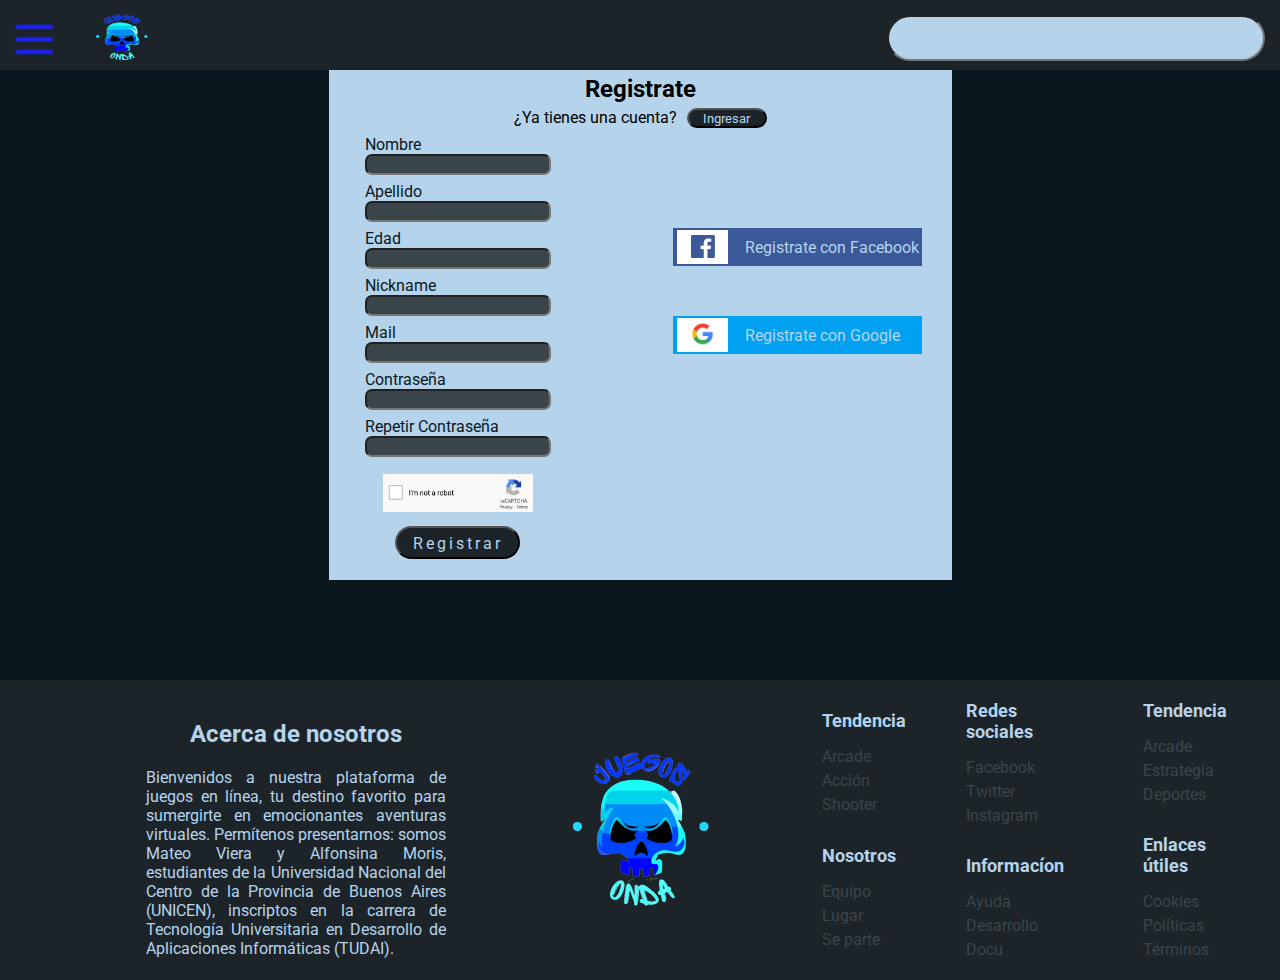
<file: tp2/form.html>
<!DOCTYPE html>
<html lang="en">
<head>
    <meta charset="UTF-8">
    <meta http-equiv="X-UA-Compatible" content="IE=edge">
    <meta name="viewport" content="width=device-width, initial-scale=1.0">
    <link rel="stylesheet" type="text/css" href="style.css">
    <link rel="preconnect" href="https://fonts.googleapis.com">
    <link rel="preconnect" href="https://fonts.gstatic.com" crossorigin>
    <link href="https://fonts.googleapis.com/css2?family=Roboto:ital,wght@1,300&display=swap" rel="stylesheet">
    <title>Juegos Onda</title>
</head>
<body>
    <header class="header">
       <div class="img-header">
            <div class="header-izq">
                <img class="btnmenu" src="images/hamburger-button2.png" onclick="toggleMenu()">
                <a href="index.html"><img src="images/logo.png" class="logoheader"></a>
            </div>
            <input type="text" class="buscador">
        </div>
        <nav class="navbar">
            <ul class="menu">
                <p class="txt_categoria"> <span></span>categorias</p>
                <a href="index.html#masjugados"><li class="btn_cat"><span>Mas jugados</a></span></li>
               <a href="index.html#nuevos"><li class="btn_cat"><span>Nuevos</a></span></li>
                <a href="index.html#accion"><li class="btn_cat"><span>Acción</a></span></li>
                <a href="index.html#shooter"><li class="btn_cat"><span>Shooter</a></span></li>
                <a href="index.html#arcade"><li class="btn_cat"><span>Arcade</a></span></li>
            </ul>
        </nav>
    
    </header> 
<main>
    <div id="mensajeBienvenida" class="mensaje">
        <p>Has ingresado con exito!</p>
        <p class="redireccion">Redirigiendote al home...</p>
    </div>
    <section class="registro" id="formRegistro">
        <div class="formRegister">
            <section class="headRegistro">
                <h2 class="tituloRegistro">Registrate</h2>
                <div class="tengoCuenta">
                    <p>¿Ya tienes una cuenta?</p>
                    <a href="login.html"><button class="btn-ingresar">Ingresar</button></a>
                </div>
            </section>
            <div class="registros">
                <form class="formularioRegistro" id="formLogin">

                    <div class="inputEmail">
                        <label class="nombre">Nombre</label>
                        <input type="text" name="nombre" class="nombrecap" required size="30">
                    </div>
                    <div class="inputEmail">
                        <label>Apellido</label>
                        <input type="text" name="Apellido" class="apellidocap" required size="30" >
                    </div>
                    <div class="inputEmail">
                        <label>Edad</label>
                        <input type="number" name="edad" class="edad" required size="30">
                    </div>
                    <div class="inputEmail">
                        <label>Nickname</label>
                        <input type="text" name="edad" class="nickname" maxlength="10" size="30">
                    </div>
                    <div class="inputEmail">
                        <label>Mail</label>
                        <input type="email" name="mail" id="mailcap" required size="30" size="30">
                    </div>
                    <div class="inputEmail">
                        <label>Contraseña</label>
                        <input type="password" name="contraseña" limit="2" class="contraseña" required size="30">
                    </div>
                    <div class="inputEmail">
                        <label>Repetir Contraseña</label>
                        <input type="password" name="contraseña" limit="2" class="contraseña" required size="30">
                    </div>
                    <img src="images/captcha.jpeg" alt="captcha" class="captcha">
                    <div class="Registrar">
                        <button class="registrarse ov-btn-grow-spin" type="submit" value="" >Registrar </a></button>
                    </div>
                </form>
                <section class="registrarteCon">
                    <a href="index.html"><span class="facebook"> <img class="logoFb" src="images/logoFacebook.png" alt=""><p class="registrate" >Registrate con Facebook</p></span></a>
                    <a href="index.html"><span class="gmail"> <img class="logoMail" src="images/logoGoogle.png" alt=""><p class="registrate" >Registrate con Google</p></span></a>
                </section>
            </div> 
        </div>
    </section>
</main> 
    <footer class="footer">
        <section class="acerca-de">
            <h2 class="titulo-footer">Acerca de nosotros</h2>
            <span class="text-footer">Bienvenidos a nuestra plataforma de juegos en línea, tu destino favorito para sumergirte en emocionantes aventuras virtuales. Permítenos presentarnos: somos Mateo Viera y Alfonsina Moris, estudiantes de la Universidad Nacional del Centro de la Provincia de Buenos Aires (UNICEN), inscriptos en la carrera de Tecnología Universitaria en Desarrollo de Aplicaciones Informáticas (TUDAI).</span>
        </section>
        <div class="fat-footer">
            <section class="section1">
                <div class="footer-section">
                    <h2>Tendencia</h2>
                    <ul>
                        <li><a href="index.html#arcade">Arcade</a></li>
                        <li><a href="index.html#accion">Acción</a></li>
                        <li><a href="index.html#shooter">Shooter</a></li>
                    </ul>
                </div>
                <div class="footer-section">
                    <h2>Nosotros</h2>
                    <ul>
                        <li><a href="#">Equipo</a></li>
                        <li><a href="#">Lugar</a></li>
                        <li><a href="#">Se parte</a></li>
                    </ul>
                </div>
            </section>
            <section class="section2">     
                <div class="footer-section">
                    <h2>Redes sociales</h2>
                    <ul>
                        <li><a href="#">Facebook</a></li>
                        <li><a href="#">Twitter</a></li>
                        <li><a href="#">Instagram</a></li>
                    </ul>
                </div>
                <div class="footer-section">
                    <h2>Informacíon</h2>
                    <ul>
                        <li><a href="/acerca-de">Ayuda</a></li>
                        <li><a href="/politica-de-privacidad">Desarrollo</a></li>
                        <li> <a href="">Docu</a></li>
                    </ul>
                </div>
            </section>
            <section class="section3">
                <div class="footer-section">
                    <h2>Tendencia</h2>
                    <ul>
                        <li><a href="#">Arcade</a></li>
                        <li><a href="#">Estrategia</a></li>
                        <li><a href="#">Deportes</a></li>
                    </ul>
                </div>
                <div class="footer-section">
                    <h2>Enlaces útiles</h2>
                    <ul>
                        <li><a href="/acerca-de">Cookies</a></li>
                        <li><a href="/politica-de-privacidad">Políticas</a></li>
                        <li> <a href="">Términos</a></li>
                    </ul>
                </div>
            </section>
        </div>
    </footer>
    <script src="login.js"></script>
</body>
</html
</file>
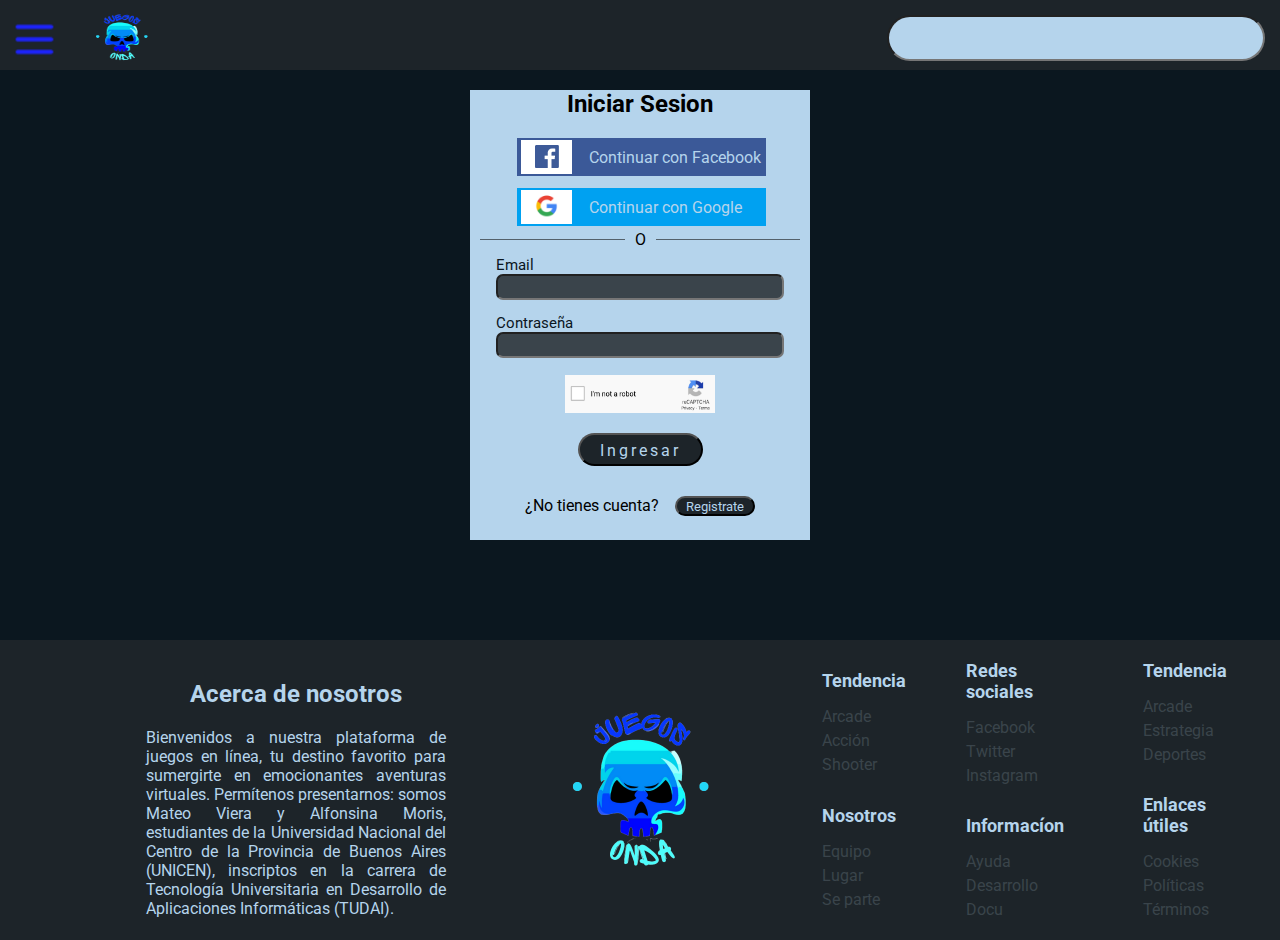
<file: tp2/login.html>
<!DOCTYPE html>
<html lang="en">
<head>
    <meta charset="UTF-8">
    <meta http-equiv="X-UA-Compatible" content="IE=edge">
    <meta name="viewport" content="width=device-width, initial-scale=1.0">
    <link rel="stylesheet" type="text/css" href="style.css">
    <link rel="preconnect" href="https://fonts.googleapis.com">
    <link rel="preconnect" href="https://fonts.gstatic.com" crossorigin>
    <link href="https://fonts.googleapis.com/css2?family=Roboto:ital,wght@1,300&display=swap" rel="stylesheet">
    <title>Juegos Onda</title>
</head>
<body>
    <header class="header">
       <div class="img-header">
            <div class="header-izq">
                <img class="btnmenu" src="images/hamburger-button2.png" onclick="toggleMenu()">
                <a href="index.html"><img src="images/logo.png" class="logoheader"></a>
            </div>
            <input type="text" class="buscador">
        </div>
        <nav class="navbar">
            <ul class="menu">
                <p class="txt_categoria">categorias</p>
                <a href="#masjugados"><li class="btn_cat"><span>Mas jugados</span></li></a>
               <a href="#nuevos"><li class="btn_cat"><span>Nuevos</span></li></a>
                <a href="#accion"><li class="btn_cat"><span>Acción</span></li></a>
                <a href="#shooter"><li class="btn_cat"><span>Shooter</span></li></a>
                <a href="#arcade"><li class="btn_cat"><span>Arcade</span></li></a>
            </ul>
        </nav>
    
    </header> 
    <main>
        <div id="mensajeBienvenida" class="mensaje">
            <p>Has ingresado con exito!</p>
            <p class="redireccion">Redirigiendote al home...</p>
        </div>
        <section class="login"  id="formRegistro">
        <div class="formRegister">
            <h2 class="tituloRegistro">Iniciar Sesion</h2>
            
            <section class="registrarteCon">
               <a href="index.html"> <span class="facebook"> <img class="logoFb" src="images/logoFacebook.png" alt=""><p class="registrate" >Continuar con Facebook</p></span></a>
               <a href="index.html"> <span class="gmail"> <img class="logoMail" src="images/logoGoogle.png" alt=""><p class="registrate" >Continuar con Google</p></span></a>
                <div class="separadorReg">
                    <div class="lineaSeparador"> </div>
                        <span>O</span>
                    <div class="lineaSeparador"> </div>
                </div>
                <form class="formLogin" id="formLogin">
                    <section class="inputEmail">
                        <label>Email</label>
                        <input type="email" name="mail" id="mailcap" required>
                    </section>
                    <section class="inputEmail">
                        <label>Contraseña</label>
                        <input type="password" name="contraseña" limit="2" class="contraseña" required>
                    </section>
                    <img src="images/captcha.jpeg" alt="captcha" class="captcha">
                    <button class="registrarse ov-btn-grow-spin" type="submit" value="" >Ingresar</button>
                </form>
                <div class="registrar">
                    <p>¿No tienes cuenta?</p>
                    <button class="btn-ingresar" type="submit" > <a href="form.html">Registrate </a></button>
                </div>
        </section>
        
        </div>
</section>
</div>
    
    </main> 
    <footer>
        <section class="acerca-de">
            <h2 class="titulo-footer">Acerca de nosotros</h2>
            <span class="text-footer">Bienvenidos a nuestra plataforma de juegos en línea, tu destino favorito para sumergirte en emocionantes aventuras virtuales. Permítenos presentarnos: somos Mateo Viera y Alfonsina Moris, estudiantes de la Universidad Nacional del Centro de la Provincia de Buenos Aires (UNICEN), inscriptos en la carrera de Tecnología Universitaria en Desarrollo de Aplicaciones Informáticas (TUDAI).</span>
        </section>
        <div class="fat-footer">
            <section class="section1">
                <div class="footer-section">
                    <h2>Tendencia</h2>
                    <ul>
                        <li><a href="index.html#arcade">Arcade</a></li>
                        <li><a href="index.html#accion">Acción</a></li>
                        <li><a href="index.html#shooter">Shooter</a></li>
                    </ul>
                </div>
                <div class="footer-section">
                    <h2>Nosotros</h2>
                    <ul>
                        <li><a href="#">Equipo</a></li>
                        <li><a href="#">Lugar</a></li>
                        <li><a href="#">Se parte</a></li>
                    </ul>
                </div>
            </section>
            <section class="section2">     
                <div class="footer-section">
                    <h2>Redes sociales</h2>
                    <ul>
                        <li><a href="#">Facebook</a></li>
                        <li><a href="#">Twitter</a></li>
                        <li><a href="#">Instagram</a></li>
                    </ul>
                </div>
                <div class="footer-section">
                    <h2>Informacíon</h2>
                    <ul>
                        <li><a href="/acerca-de">Ayuda</a></li>
                        <li><a href="/politica-de-privacidad">Desarrollo</a></li>
                        <li> <a href="">Docu</a></li>
                    </ul>
                </div>
            </section>
            <section class="section3">
                <div class="footer-section">
                    <h2>Tendencia</h2>
                    <ul>
                        <li><a href="#">Arcade</a></li>
                        <li><a href="#">Estrategia</a></li>
                        <li><a href="#">Deportes</a></li>
                    </ul>
                </div>
                <div class="footer-section">
                    <h2>Enlaces útiles</h2>
                    <ul>
                        <li><a href="/acerca-de">Cookies</a></li>
                        <li><a href="/politica-de-privacidad">Políticas</a></li>
                        <li> <a href="">Términos</a></li>
                    </ul>
                </div>
            </section>
        </div>
    </footer>
    <script src="login.js"></script>
</body>
</html
</file>
<file: tp2/style.css>
:root{
    --principal: #1D2429;
    --sombra-ppal-1: #0B171F;
    --sombra-ppal-2: #08141C;
    --luz-ppal-1: #3A444B;
    --luz-ppal-2: #54616B;
    --secundario: #0005FD;
    --sombra-sec-1: #0005BE;
    --sombra-sec-2: #010594;
    --luz-sec-1: #1E34FF;
    --luz-sec-2: #B5D4EC;
    --estado1: #3BC82F;
    --estado2: #D71212;
    --estado3: #EEE73C;
    --acento: #D4AF37;
    --sombra-acento: #B18E1A;
    --text-body:'Roboto';
}
    .baseCucarda{
    display: none;
    }
    body, header, footer,span{
    font-family: var(--text-body);
    }
    body{
        margin: 0px;
    background-color: var(--sombra-ppal-1);
    }

    header{
        background-color:var(--principal);
        height: 70px;
        width: 100%;
        margin-top: 0px;

    }
    .buscador{
    display: none;
    }

    .navbar{
        background-color:var(--principal);
        width: 219px;
        height: 470px;
        color: var(--luz-sec-2);
        display: none;
        flex-direction: column;
        font:var(--textos-btn);
        text-transform: uppercase;
        text-decoration: solid;
        align-items: center;
        justify-content: center;
    }
   
    .logoheader{
        width: 95px;
        height: 75px;
    }
    .btnmenu{
        width: 50px;
        height: 50px;
        margin: 10px;
        
    }
    .menu{
    display: flex;
    flex-direction: column;
    align-items: center;
    justify-content: center;
    padding: 0px;
    border-color: var(--luz-sec-2);
    }
    .header-izq{
        flex-direction: row;
        margin: 0;
    
    }
    /*animaciones navbar*/
    .btn_cat{
        display: inline-block;
        padding: 18px 50px 18px 50px;
        justify-content: center;
        align-items: center;
        border-radius: 10px;
        background: var(--sombra-ppal-1);
        margin: 10px;
        width: 70px;
        z-index: 1;
        overflow: hidden;
    }

    .perfil-avatar{
    border-radius: 50px;
    width: 50px; 
    height: 50px;
    margin: 10px;
    }
    .flechaPerfil{
    width: 20px;
    margin-left:45px;
    z-index: 1;
    margin-top: -37px;

    }

    .nav-perfil{
        background-color:var(--principal);
        width: 130px;
        height: 200px;
        color: var(--luz-sec-2);
        display: none;
        flex-direction: column;
        font:var(--textos-btn);
        text-transform: uppercase;
        text-decoration: solid;
        align-items: center;
        justify-content: center;
        border: 1px solid var(--luz-sec-2);
        border-color: var(--luz-sec-2);
    }
    .nav-perfil.show{
        display: flex;
        position: absolute;
        top: 85px;
        right: 0;
        z-index: 3;
        border-color: var(--luz-sec-2);

    }

    .menu-perfil{
        display: flex;
        flex-direction: column;
        align-items: center;
        justify-content: center;
        padding: 0px;
        border-color: var(--luz-sec-2);
    }

    .btn-perfil{
        display: inline-flex;
        padding: 10px 20px 10px 20px;
        justify-content: center;
        align-items: center;
        border-radius: 10px;
        background: var(--sombra-ppal-1);
        margin: 5px;
        color: var(--luz-sec-2);
        margin: 5px;
    }

    .carrito-nav{
        width: 40px; 
        height: 40px;
        margin: 10px;
    }
    .header-izq{
        flex-direction: row;
        margin: 0;
    }

    .desp-carrito{
        background-color: var(--acento);
        width: 140px;
        height: 200px;
        flex-direction: column;
        display: none;
        align-items: start;
    }
    .desp-carrito h3{
        margin: auto;
        margin-left:10px
    }
    .desp-carrito.show{
        display: flex;
        position: absolute;
        top: 80px;
        right: 0;
        z-index: 3;
    }

    .desp-carrito p{
        font-family: var(--text-body);
        font-size: 17px;
        margin: 0px;
        margin-left: 10px;
    }

    .continuar-compra{
        display: flex;
        height: 58.929px;
        width: 100px;
        height: 50px;
        justify-content: center;
        align-items: center;
        border-radius: 50px;
        border: 1px solid var(--sombra-acento);
        background: var(--principal);
        color: var(--acento);
        margin: auto;


    }

    .navbar.show{
        display: flex;
        position: absolute;
        top: 80px;
        left: 0;
        z-index: 3;
    
    }

    .img-header{
        display: flex;
        flex-direction: row;
        justify-content: space-between;
    }
    /*Estilos generales para el footer */
    footer {
        margin-top: 100px;
        display: flex;
        flex-direction: column;
        background-color: var(--principal);
        color: var(--luz-sec-2);
        background-image: url(images/logo.png) op;
        background-repeat: no-repeat;
        background-position: center;
        background-size: 250px;
        width:100%;
        
    }
    .section1, .section2, .section3{
        display:flex;
        flex-direction: row;
        margin: 10px;
        justify-content: center;
    }
    .acerca-de{
    align-content: center;
    margin: 20px;
    align-items: center;
    width: 90%;
    text-align: justify;

    } 
    .titulo-footer{
        text-align: center;
    }

    .text-footer, .acerca-de, .fat-footer{
    font-family: var(--text-body);
    } 


    /* Estilos para cada sección del fat footer */
    .footer-section{
        padding: 0 20px;
        text-align: left;
    }

    .footer-section h2 {
        font-size: 18px;
        margin-bottom: 10px;
    }


    .footer-section ul li {
        margin-bottom: 5px;
        list-style-type:none;
    }

    .footer-section a {
        color: var(--luz-ppal-1);
        text-decoration: none;
    }

    /* Estilos para los enlaces en el fat footer */
    .footer-section a:hover {
        text-decoration: underline;
    } 

    /* Estilos para el contenido de contacto */
    .footer-section p {
        font-size: 14px;
        margin: 0;
    }

    /* Estilo para las cards*/
    .carruselCompleto{
        display: flex;
        flex-direction: column;
    }
     .cat-juego{
        margin-left: 17px;
        margin-bottom: 0px;
    }
    .carousel{
      display: -webkit-inline-box;
      background-color: var(--sombra-ppal-1) ;
    }
    .wrapper, .wrapper1{
        display: flex;
        max-width: 1200px;
        position: relative;
      }

      .wrapper i,.wrapper1 i{
        top: 50%;
        height: 44px;
        width: 44px;
        color:var(--luz-sec-2);
        cursor: pointer;
        font-size: 1.15rem;
        position: absolute;
        text-align: center;
        line-height: 44px;
        background:var(--secundario);
        border-radius: 50%;
        transform: translateY(-50%);
        transition: transform 0.1s linear;
        z-index: 2;
      }
      .wrapper i:active, .wrapper1 i:active{
        transform: translateY(-50%) scale(0.9);
      }
      .wrapper i:hover, .wrapper1 i:hover{
        background: var(--luz-sec-1)
      }
      .wrapper i:first-child, .wrapper1 i:first-child{
        left: 1px;
        display: none;
      }
      .wrapper i:last-child, .wrapper1 i:last-child{
        right: 1px;
      }
      .wrapper , .wrapper1, .carousel{
        font-size: 0px;
        cursor: pointer;
        overflow: hidden;
        white-space: nowrap;
        scroll-behavior: smooth;
        z-index: 1;
      }
      .carousel.dragging{
        cursor: grab;
        scroll-behavior: auto;
      }
    .contenedor-card-principal .infoCardPaga{
        z-index: 2;
        
    }
    .contenedor-card, .contenedor-card-principal{
        background-color: var(--principal);

        position: relative;
        border: 20px;
        margin: 10px;
    }
    .contenedor-card-principal .imagen-card{
    width: 140px;
    height: 90px;
    margin-left: 10px;
    
    }
    .contenido-card-principal{
    display: flex;
    flex-direction: column;
    }

    .contenedor-card-principal{
    width:160px;
    height: 150px;
    display: -webkit-inline-box;
    flex-direction: column;  
    }
    .contenedor-card{
    display:flex;
    flex-direction:column;
     width: 115px;
     height: 120px;
     border: 20px;
     margin: 10px;
    }
    .infoCardPaga{
        height: 40px;
        margin: 0%;
        display:flex;
        flex-direction:column;  
        margin-top:2px;
    
    }
    .imagen-card{
        width: 100px;
        height: 70px;
        margin-top:7px;
        margin-left:7px;
        margin-right: 7px;
        border-radius: 5px;
        align-items: center;
        z-index: 1;
    }

    .infoCardGratis{
     height: 40px;
     margin: 0%;
     display:flex;
     flex-direction:row;
     align-items: center;
     margin-top: 3px;
    }


    .carrito{
        height: 20px;
        width: 20px;
        padding-right: 7px;
        
    }

    .play{
        height: 20px;
        width: 20px;
        justify-content: center;
        margin-left: 5px;

    }
    .infoCardGratis .titulo{
        justify-content: left;
        margin-left: 5px;
 }

    .contenido-card-principal .carrito{
    height: 20px;
    width: 25px;
    margin-right: 0px;
    }
    .contenido-card-principal .play{
        height: 20px;
        width: 20px;
        margin-right: 10px;
    
    }
    .infoCardGratis .titulo, .infoCardPaga .titulo{
        width: 80px; /* Ancho máximo del contenedor */
        white-space: nowrap; /* Evita que el texto se divida en líneas */
        overflow: hidden; /* Oculta el texto que desborda */
        text-overflow: ellipsis; /* Muestra puntos suspensivos (...) cuando el texto se recorta */
    }
    .infoCardPaga .titulo{
        margin: auto;
        justify-content: center;

    }
    .contenido-card-principal .infoCardGratis{
        margin:auto;
        margin-left: 10px;

    }
    .contenido-card-principal .precio, .contenido-card-principal .precio-tachado{
        font-size: 16px;
    
    }
    .contenido-card-principal .titulo{
        font-size: 17px;
        margin:auto;
         /* margin-left: 10px;
        */width: 110px; /* Ancho máximo del contenedor */
        white-space: nowrap; /* Evita que el texto se divida en líneas */
        overflow: hidden; /* Oculta el texto que desborda */
        text-overflow: ellipsis; /* Muestra puntos suspensivos (...) cuando el texto se recorta */
    
    }
    .titulo{
        font-family: var(--text-body);
        font-size: 14px;
        color: var(--luz-sec-2);
        margin: 0px;
        display: flex;
        justify-content: center;

    }

    .precio{
        font-family: var(--text-body);
        font-size: 13px;
        color: var(--luz-sec-2);
        margin: 0px;
        margin-left:7px;
    }
    .precio, .precio-tachado{
        color: var(--acento);
    }

    .precio-tachado{
        color: var(--estado2);
        font-size: 9px;
        text-decoration: line-through;
    }

    .precio-carrito{
        display: flex;
        flex-direction: row;
        align-items: flex-end;
        margin: 0%;
        justify-content: space-between;
    }
    
    .etiqueta-card-gratis, .etiqueta-card-dto{
        height: 20px;
        width: 45px;
        font-family: var(--text-body);
        font-size: 15px;
        position: absolute; 
        top: 0; 
        right: 0;
        z-index: 2;
        display: flex;
        justify-content: center;
        font-weight: 100;
        
    }
    .etiqueta-card-gratis{
        background-color:var(--secundario);
        color:var(--luz-sec-2) ;
    }
    .etiqueta-card-dto{
        background-color:var(--acento);
        color:var(--principal) ;

    }

    .btn-derecha{
        right: 10px;
    }

    .btn-izquierda{
     left: 10px;
    }

    .cat-juego{
        font-family: var(--text-body);
        font-size: 25px;
        color: var(--luz-sec-2);
    }

    .carrusel-btns{
        display: flex;
        flex-direction: row;
        margin-left: 15px;
        margin-top: 10px;
    }

    .btn-carrusel-categorias{
        display: inline-flex;
        width: 142px;
        height: 33px;
        color: var(--luz-sec-2);
        font-size: 15px;
        justify-content: center;
        align-items: center;
        background-color: var(--secundario);
        border-radius: 50px;
        font: var(--btn-sec);
        margin-right: 47px;
        font-family: var(--text-body);
        text-transform:uppercase;
        transition: .3s;
    }







 @media screen and (min-width: 1024px){ 
        /*estilos para botones animados */ 
            .btn-perfil{
                padding: 0px;
        } 
        /* estilo para menu hamburguesa */
        .txt_categoria{
            font: var(--text-body);
            font-size: 20px;
            font-weight: bold;
            margin-top: 5px;
            margin-bottom: 10px;
        }
        .navbar{
        height: 400px;
        width: 170px;            
        }
        .desp-carrito.show{
        top:69px;
        }
        .navbar.show{
            top:70px;
        }
        .navbar{
        border-right: 2px solid var(--secundario);
        border-left: 2px solid var(--secundario);
        border-bottom: 2px solid var(--secundario);

        }


        /* Estilos para boton animado menu hamburguesa */
        .btn_cat{
            padding: 0px; 
            overflow: visible;
            background-color:var(--principal);     
        }
        ul.menu {
            padding: 0;
            list-style-type: none;
        }
        
        li.btn_cat{
            width: 150px;
            height: 50px;
            color: var(--luz-sec-2);
            border-left: 0.08em solid;
            position: relative;
            margin-top: 0.8em;
            cursor: pointer;
        }
        
        li.btn_cat::before,
        li.btn_cat::after
         {
            content: '';
            position: absolute;
            width: inherit;
            border-left: inherit;
            z-index: -1;
        }
        
        li.btn_cat::before {
            height: 80%;
            top: 10%;
            left: calc(-0.15em - 0.08em * 2);
            filter: brightness(0.8);
        }
        
        li.btn_cat::after {
            height: 60%;
            top: 20%;
            left: calc(-0.15em * 2 - 0.08em * 3);
            filter: brightness(0.6);
        }
        
        li.btn_cat span {
            position: relative;
            height: 120%;
            top: -10%;
            box-sizing: border-box;
            border: 0.08em solid;
            background-color: var(--principal);
            display: flex;
            align-items: center;
            justify-content: center;
            font-family: var(--text-body);
            text-transform: capitalize;
            transform: translateX(calc(-0.15em * 3 - 0.08em * 2));
            transition: 0.3s;
        }
        
        li.btn_cat:hover span {
            transform: translateX(0.15em);
        }


        /*** ESTILOS BOTÓN GROW SPIN ***/
        .ov-btn-grow-spin {
            position: relative;
            z-index: 1;
            overflow: hidden;
            display: inline-block;
        }
        .ov-btn-grow-spin:hover {
            color: var(--luz-sec-2);/* color de fuente hover */
        }
        .ov-btn-grow-spin::after {
            content: "";
            background: var(--secundario); /* color de fondo hover */
            position: absolute;
            z-index: -1;
            padding: 16px 20px;
            display: block;
            left: 0;
            right: 0;
            top: 0;
            bottom: 0;
            transform: scale(0, 0) rotate(-180deg);
            transition: all 0.3s ease;
        }
        .ov-btn-grow-spin:hover::after {
            transition: all 0.3s ease-out;
            transform: scale(1, 1) rotate(0deg);
        }
        /* estilo para boton slide right */
        
        .ov-btn-slide-right {
            background: var(--principal); /* color de fondo */
            color:var(--luz-sec-2); /* color de fuente */
            border: 2px solid var(--luz-sec-2); /* tamaño y color de borde */
            padding: 10px;
            border-radius: 3px; /* redondear bordes */
            position: relative;
            z-index: 1;
            overflow: hidden;
            width: 100px;
            display: inline-block;
        }
        .ov-btn-slide-right:hover {
            color: var(--principal); /* color de fuente hover */
        }
        .ov-btn-slide-right::after {
            content: "";
            background: var(--luz-sec-2); /* color de fondo hover */
            position: absolute;
            z-index: -1;
            padding: 16px 20px;
            display: block;
            top: 0;
            bottom: 0;
            left: 100%;
            right: -100%;
            -webkit-transition: all 0.35s;
            transition: all 0.35s;
        }
        .ov-btn-slide-right:hover::after {
            left: 0;
            right: 0;
            top: 0;
            bottom: 0;
            -webkit-transition: all 0.35s;
            transition: all 0.35s;
        }


        /*** ESTILOS BOTÓN SLIDE LEFT ***/
        .btn-verMas.ov-btn-slide-left{
            background-color: var(--principal);
        }
        .ov-btn-slide-left {
            color: var(--luz-sec-2); /* color de fuente */
            border: 2px solid var(--luz-sec-2); /* tamaño y color de borde */
            border-radius: 3px; /* redondear bordes */
            position: relative;
            z-index: 1;
            overflow: hidden;
            display: inline-block;
            padding: 10px;
            text-align: center;
            width: 100px;
        }
        .ov-btn-slide-left:hover {
            color: var(--principal); /* color de fuente hover */
        }
        .ov-btn-slide-left::after {
            content: "";
            background: var(--luz-sec-2); /* color de fondo hover */
            position: absolute;
            z-index: -1;
            padding: 16px 20px;
            display: block;
            top: 0;
            bottom: 0;
            left: -100%;
            right: 100%;
            -webkit-transition: all 0.35s;
            transition: all 0.35s;
        }
        .ov-btn-slide-left:hover::after {
            left: 0;
            right: 0;
            top: 0;
            bottom: 0;
            -webkit-transition: all 0.35s;
            transition: all 0.35s;
        }

        main{
            margin-left: 175px;
            margin-right: 175px;
        }

        .text-footer{
        width: 300px;
        }
        footer {
            display: flex;
            flex-direction: row;
            height: 300px;
            background-color: var(--principal);
            color: var(--luz-sec-2);
            background-image: url(images/logo.png);
            background-repeat: no-repeat;
            background-position: center;
            background-size: 250px;
        }

        .footer-section ul {
            padding: 0px;
        }

        .section1, .section2, .section3{
            display:flex;
            flex-direction: column;
            margin: 10px;
            justify-content: center;
        }
        .acerca-de{
            display: flex;
            flex-direction: column;
            margin-top: 20px;
            margin-left: 100px;
            align-items: center;
            width: 400px;
            text-align: justify;
        
        }

        .fat-footer {
            margin-left: 280px;
            display: flex;
            flex-direction: row;
        
        }

       .buscador{
        display: block;
        border-radius: 30px;
        height: 40px;
        width: 370px;
        margin: 15px;    
        background-color:var(--luz-sec-2);
       }

       .flechaPerfil{
        width: 40px;
        margin-top:-35px;
         }
        .nav-perfil.show{
        top:103px;
        height: auto;
        }
        .btn-perfil:hover{
            color:var(--secundario);
            text-decoration: solid;
        }

    /* Estilo para form resgistro*/
    .registro .formRegister{
        height: 510px;
    }
    .formRegister{
        width: 623px;
        height: 480px;
        background-color: var(--luz-sec-2);
        margin: 0px;
        margin: auto;
    }
    .registro .Registrar{
        display:flex;
        justify-content:center;
        margin-top: 10px;
    }

    .registro .captcha{
        margin-left: 25px;
        margin-top:10px;
    }
    .registro .registrarse{
        width: 125px;
    }
    .registro .tituloRegistro{
        margin:5px;
    }
    .registro .gmail{
        margin-top:50px
    }
        .registro .tengoCuenta{
        margin: 0px;
        }
        .registro .registrarteCon{
        margin-top: 100px;
        align-items: start;
        margin-right: 30px;
        }
        .registro .btn-ingresar{
        margin: auto;
        }
        .headRegistro p{
            margin-right: 10px;
        }
        .headRegistro{
        display: flex;
        flex-direction: column;
        justify-content: center;
        align-items: center;
        margin: 0px;
        }
    
        .tengoCuenta{
        display: flex;
        flex-direction: row;
        }
        .formularioRegistro{
        align-content: center;
        margin-left: 29px;
        height: 100px;
        width: 200px;
        }
        label{
        color: var(--sombra-ppal-1);
        }
        input{
        background-color: var(--luz-ppal-1);
        border-radius: 7px;
        }
        .captcha{
        width: 150px;
        height: 38px;
        }
        .registrarse{
            display: inline-flex;
            padding: 8px 19px 7px 20px;
            height: 33px;
            color: var(--luz-sec-2);
            justify-content: center;
            align-items: center;
            background-color: var(--principal);
            border-radius: 50px;
            font: var(--btn-sec);
            letter-spacing: 3px;
        }
        .tituloRegistro{
            margin: 20px;
    
        }
        .btn-ingresar{
            font-family: var(--btn-sec);
            display: flex;
            align-items: center;
            justify-content: center;
            border-radius: 50px;
            width: 80px;
            margin-left: 7px;
            margin-top: 16px;
            height: 20px;
            align-items: center;
            background-color: var(--principal);
            color: var(--luz-sec-2);
        }
        .registrate{
        margin-left: 28px;
        font-style: normal;
        font-weight: 400;
        line-height: normal;
        color: var(--luz-sec-2);
        
        }
        .registrarteCon{
        display: flex;
        flex-direction: column;
        margin-right: 26px;
        margin-top: 45px;
        }
        .facebook{   
            background-color: #3b5998;
            border-color: #3b5998;
        }
        .facebook, .gmail{
            margin-top: 49px;
            width: 271px;
            height: 34px;
            display: flex;
            justify-content: flex-start;
            align-items: center;
            border-width: 2px;
            border-style: solid;
            display: flex;
        
        }
        .gmail{
            background-color: #00A1F1;
            border-color: #00A1F1;
        
        }
        .logoMail{
            width: 51px;
            height: 34px;
            border-color: #00A1F1;
        }
        .logoFb{
            border-color: #3b5998;

        }
        .logoFb, .logoMail{
            margin-left: 0px;
            border-width: 2px;
            border-style: solid;
        }
        .continuarCon{
            margin-left: 28px;
        
        }

        .registros{
            display: flex;
            flex-direction: row;
            justify-content: space-between;
            
        }
        
        /* eEstilo para las cards */ 
     .carrusel-btns{
            margin-left: 49px;
        }
    
    .carousel{
             display: -webkit-inline-box;

    }
    .contenedor-card{
        width: 178px;
        height: 181px;

    }
    .contenedor-card .imagen-card{
        margin: 3px;
        border-radius: 10px;
    }
    .imagen-card{
        width: 167px;
        height: 120px;
    }
    .titulo{
        font-family: Roboto;
        font-size: 20px;
        font-style: normal;
        font-weight: 700;
        line-height: normal;
        overflow: hidden; /* Ocultar el texto que no cabe en la tarjeta */
    }
    .play, .carrito{
        width: 22px;
        height: 25px;
    }
    .precio, .precio-tachado{
        font-size: 18px;
    }
    .precio{
        margin-right: 5px;
    }

    .contenido-card-principal{
        display: flex;
        justify-content: space-between;
 }

    .precio-carrito{
        align-items: normal;
    
    }
    .contenedor-card .infoCardPaga{
        height: 40px;
        display:block;
    
    }

    .contenedor-card .infoCardPaga .titulo{
        /*display: block; */
        display: block;
        width: 130px; /* Cambié el ancho máximo a 250px */
        margin-left: 7px;
        white-space: nowrap; /* Evita que el texto se divida en varias líneas */
        overflow: hidden; /* Oculta el texto que desborda */
        text-overflow: ellipsis; /* Agrega puntos suspensivos (...) para indicar que hay más texto oculto */
        
    }
    .contenedor-card .infoCardGratis .titulo{
    
        display: block;
    }
    

    .contenido-card-principal .infoCardGratis{
        margin: auto;
        margin-left: 10px;
        margin-top: 15px;
    }
    .contenido-card-principal .infoCardGratis .play, .contenido-card-principal .infoCardPaga .carrito{
        width: 38px;
        height: 33px;
    }
    .contenido-card-principal .infoCardPaga{
        height: 90px;
        margin-left: 10px;
    }

    .play{
        display: flex;
        margin-right: 16,49px;
    }
    .infoCardGratis .titulo{
        justify-content: left;
        margin-left: 5px;
        overflow: hidden; /* Oculta el texto que desborda */
   
        
    }
   
    .infoCardGratis .titulo, .infoCardPaga .titulo{
        width: 130px; /* Ancho máximo del contenedor */
        white-space: nowrap; /* Evita que el texto se divida en líneas */
        text-overflow: ellipsis; /* Muestra puntos suspensivos (...) cuando el texto se recorta */
    }
    .infoCardPaga .titulo{
        margin: auto;
        justify-content: center;
        overflow: hidden;
    }
    .infoCardGratis{
        margin-left: 5px;
        margin-top: 10px;
    }
    .etiqueta-card-gratis, .etiqueta-card-dto{
        width: 80px;
        height: 26px;
        text-align: center;
        margin-right: -18px;
        font-size: 20px;
    }
    span.etiqueta-card-dto, span.etiqueta-card-gratis{
        box-shadow: 0px 0px 10px rgba(0, 0, 0, 1); /* Propiedad box-shadow */   
     }
     .cucarda{
        margin-right: 0px;
        display: flex;
        flex-direction: row-reverse;
    }
     .baseCucarda{
        display: block;
        width: 50px;
        height: 41px;
        margin-top: 21px;
        margin-right: -32px;
        position: absolute;
        top: 0;
        right: 0;
        z-index: 2;
    }

    .contenedor-card-principal{
        width: 310px;
        height: 250px;
        transition: transform 0.3s, opacity 0.3s;
        transform: scale(1);
        opacity: 1;
    }
    .contenedor-card-principal:hover{
        transform: scale(1.1); /* Aumenta el tamaño al hacer hover */
        opacity: 0.8; /* Reduce la opacidad al hacer hover */
        z-index: 3;
    }

    .contenedor-card-principal .imagen-card{
        width: 290px;
        height: 175px;
        margin-left: 10px;
        border-radius: 10px;
    }
    .contenedor-card-principal .titulo{
        font-size: 25px;
        overflow: visible;
    }
    .contenedor-card-principal .infoCardPaga .titulo {
        display: block;
        width: 250px; /* Cambié el ancho máximo a 250px */
        margin-left: 7px;
        white-space: nowrap; /* Evita que el texto se divida en varias líneas */
        overflow: hidden; /* Oculta el texto que desborda */
        text-overflow: ellipsis; /* Agrega puntos suspensivos (...) para indicar que hay más texto oculto */
    }
    
    .contenedor-card-principal .infoCardGratis .titulo{
        display: block;
        width: 230px; /* Cambié el ancho máximo a 250px */
        margin-left: 7px;
        white-space: nowrap; /* Evita que el texto se divida en varias líneas */
        overflow: hidden; /* Oculta el texto que desborda */
        text-overflow: ellipsis; /* Agrega puntos suspensivos (...) para indicar que hay más texto oculto */
    }
    .contenedor-card-principal .precio, .contenedor-card-principal .precio-tachado{
        font-size: 25px;
    }
    .contenedor-card-principal .carrito{
        margin-top: -10px;
    
    }
    .contenedor-card-principal .precio-tachado{
        margin-left: -120px;
    
    }
    .contenedor-card .precio-tachado{
        margin-left: -45px;
    }

    /* Estilos para menu ejecucion */
    .img-4enlinea{
        width: 650px;
        height: 650px;

    }
    #canvas{
        display: flex;
        justify-content: center;
        position: relative;
    }


    .instrucciones{
        color: var(--luz-sec-2);
        border-bottom: solid var(--luz-sec-2) 1px;
        border-top: solid var(--luz-sec-2) 1px;
        margin-top: 5px;

    }

    .encabezado-juego h1{
        margin: 0px;
    }
    .encabezado-juego{
        color: var(--luz-sec-2);
        margin: 10px;
    }

    .instruccion{
       height: 120px;
       width: 120px; 
        margin: 30px;
    }
    .instrucciones {
        display: flex;
        flex-direction: row;
        flex-wrap: wrap;
    }
    .tutoriales{
        margin-top: -55px;
    }
    
    .deQueTrata,.controles {
        width: 45%;
        margin-bottom: 20px;
    }
    .controles, .img-comojugar{
        margin-left: 40px;
    }
    .comoJugar ,.img-comojugar{
        width: 45%;
    }

    .input-nuevo-comentario{
        display: flex;
        justify-content: space-between;
        background-color: var(--luz-sec-2);
        width: 600px;
        height: 30px;
    }

    .comentarios h2, .comentarios h3{
        font-family: var(--text-body);
        color: var(--luz-sec-2);
        
    }

    .nuevo-comentario{
        display: flex;
        flex-direction: row;
    }

    .comentario p{
        font-weight:bold;
        color: var(--sombra-ppal-2);

    }
    .comentario span {
        margin-left: 10px;
    }
    .btn-agregar{
        height: 35px;
        background-color: var(--luz-sec-2);
        border-radius: 7px;
    }

    .comentario{
        background-color: var(--luz-sec-2);
        color: var(--sombra-ppal-1);
        width: 600px;
        height: 65px;
        margin-bottom: 30px;
        
    }
    .ultimos-comentarios{
        margin-top: 40px;
    }
    .comentarios-adicionales, .btn-verMenos{
        display: none;
    
    }
    /* Estilos para el ícono dentro del input */
    .input-con-icono {
        position: relative;
    }

    .input-con-icono span {
        position: absolute;
        top: 50%;
        right: 10px;
        transform: translateY(-50%);
        font-size: 16px;
        color: var(--luz-ppal-2);
        cursor: pointer;
    }

    .input-con-icono span:hover {
        color:var(--sombra-ppal-1);
    }

    .avatar-comentario{
        border-radius: 50%;
        margin: 5px;
        width: 15px;
        height: 15px;
    }

    .encabezado-comentario{
        display: flex;
        flex-direction: row;
        height: 20px;
        border-bottom: solid 1px var(--luz-ppal-2);
    }


    /*Estilos para login */
    .login .formRegister{
        width: 340px;
        height: 450px;
    }
    .login .login{
        margin: 0px;
        display: block;
    }
    .login .titulo, p, .registrarteCon{
        margin: 0px;
    }
    .login{
        justify-content: center;
    }
    .facebook{
        margin-top: 0px;
 
    } 
    .facebook, .gmail{
        margin-left: 47px;
        width: 245px;
        height: 34px;

    }
    .registrate{
        margin: 0px;
        padding-left: 15px;
    }
    .gmail{
        margin-top: 12px;
    }
    .login .tituloRegistro{
        display: flex;
        justify-content: center;
    
    }
    .separadorReg{
        display: flex;
        align-items: center;
        margin-top: 4px;
    }
    .separadorReg .lineaSeparador{
        flex-grow: 1;
        height: 1px;
        background-color: var(--luz-ppal-2); /* Color de la línea */
        margin: 0 10px; /* Espacio alrededor de la línea */
    }
    .formLogin{
        display: flex;
        flex-direction: column;
        margin:auto;
    }
    .formLogin label{
        font-size: 15px;
    }
    .formLogin input{
        height: 20px;
        width: 280px;
    }
    .inputEmail{
    display: flex;
    flex-direction: column;
    margin: 7px;
    }
    .login .captcha{
        margin: auto;
        margin-top: 10px;
    }
    .login .registrar{
        display: flex;
        flex-direction: row;
        margin: auto;
        margin-top: 30px;
    }
    .login .btn-ingresar{
        margin: 0px;
        margin-left: 16px;
    }
    .login .registrarse{
        margin: auto;
        margin-top: 20px;
        width: 125px;
    }
    .login a, .registro a, .btn-perfil a, .breadcrum a, .carrusel-btns a, .menu a {
        color: var(--luz-sec-2);
        text-decoration: none;
    }
    .login a:hover, .registro a:hover, .breadcrum a:hover, .carrusel-btns a:hover, .menu a:hover{
        text-decoration: underline;
    } 

    .spinner-container {
        text-align: center;
        margin-top: 70px;

    }
  
  
    #porcentaje-carga{
        color: var(--luz-sec-2);
    }
    /* Aplica un efecto de desvanecimiento a la imagen con la clase ".logoSpinner" */
    .logoSpinner {
        opacity: 1;
        transition: opacity 0.5s ease;
    }

    .spinner {
        border: 8px solid #3498db;
        border-top: 8px solid transparent;
        border-radius: 50%;
        width: 50px;
        height: 50px;
        animation: spin 1s linear infinite;
        margin: 0 auto;
    }
    
    @keyframes spin {
        0% { transform: rotate(0deg); }
        100% { transform: rotate(360deg); }
    }


    #mensaje {
        display: none;
        background-color: #4CAF50;
        color: white;
        padding: 10px;
        margin-top: 10px;
        opacity: 0; 
        transition: opacity 1s; 
    }
    .mensaje{
    background-color: var(--luz-ppal-1);
    text-align: center;
    width: 500px;
    height: 200px;
    font-size: 40px;
    margin-top: 100px;
    margin-left: 300px;
    display: none;
    font: 'Roboto';
    color: var(--luz-sec-2);
    justify-content: center;
    align-items: center;
    flex-direction: column;
    border-radius: 10%;
    }

    .redireccion{
        font-size: 15px;
    }

    .endButton{
        display: none;
    }
    .startButton{
        display: block;
        font-size: 24px;
        padding: 10px 20px;
        background-color: #0074D9; 
        color: white; 
        border: none;
        border-radius: 5px;
        cursor: pointer;
        height: 40px;
        width: 100px;
        align-content: center;

    }
    .buttonContainer {
        display: block;
        position: absolute;
        top: 50%;
        left: 50%;
        transform: translate(-50%, -50%);
        background-color: rgba(0, 0, 0, 0.8); /* Fondo de color con opacidad */
        padding: 20px;
        border-radius: 10px; /* Bordes redondeados */
      }

      #timerDisplay {
        color: white;
        position: absolute;
        top: 160px; /* Ajusta la posición vertical según tus necesidades */
        left: 350px; /* Ajusta la posición horizontal según tus necesidades */
    }
    
    .timer {
        background: rgba(0, 0, 0, 0.7); /* Fondo semitransparente */
        padding: 10px;
        border-radius: 5px;
    
    }

    #turnoDisplay{
        display: none;
        position: absolute;
        top: 180px;
        right: 450px;
        color: whitesmoke;
    }

    #turnoTexto{
        color: whitesmoke;
    }
}
</file>
<file: tp4/style.css>
/*@import url(https://fonts.google.com/specimen/Lato?query=Lato);
*/

body {
    margin: 0;
    padding: 0;
    background-color: #000;
    font-family: 'Lato', sans-serif;
    width:100%;
}
.rectanguloBlanco1{
    z-index: -200;
    margin-top: -190px;

}

.header {
    height: 100px;
    width: 100%;
    background: linear-gradient(180deg, #5499F8 0%, #5499F8 87.91%, rgba(84, 153, 248, 0.00) 100%);
    display: flex;
    align-items: center;
    justify-content: space-between;
    z-index: 20;
}

.sticky{
    position: fixed;
    top: 0;
    bottom: 0;
    width: 100%;
    z-index: 20;
}


#logoNav{
    width: 130px;
    height: 68px;
    margin-left: 400px;
    margin-right: 300px;
    display: none;

}

.navigation li{
    background-color: #FFE901;
    margin: 15px;
}
.navigation ul {
    list-style-type: none;
}
.navigation ul li {
    opacity: 0;
    transform: translateX(-20px);
    transition: opacity 0.5s, transform 0.5s;
}

.navigation ul li.visible {
    opacity: 1;
    transform: translateX(0);
}


.navigation{
 display: none;
 position: absolute;
 z-index: 2;
 width: 200px;
 height: fit-content;
 color: #02187E;
 font-family: Lato;
 font-size: 20px;
 font-style: normal;
 font-weight: 900;
 line-height: 94.5%; 
 letter-spacing: 2.2px;
 top: 60px;
}


#hamburguesa{
    position: absolute;
    z-index: 3;
    height: 26px;
    width: 34px;
}



.linea {
    width: 38px;
    height: 8px;
    background-color:#FFE901;
    border:solid #2981FF 4px;
    transition: transform 0.3s ease; 
    border-radius: 30%;
    margin: 0px;
}


.ov-btn-slide-left {
    position: relative;
    z-index: 1;
    overflow: hidden;
    display: inline-block;
    padding: 10px;
    text-align: center;
    width: 100px;
}
#btnComprar:hover {
    color: #FFE901; 
    border: 8px solid var(--2982-ff, #FFE901);

}
#btnComprar::after {
    content: "";
    color: #3498db;
    background: #3498db; 
    position: absolute;
    z-index: -1;
    padding: 16px 20px;
    display: block;
    top: 0;
    bottom: 0;
    left: -100%;
    right: 100%;
    -webkit-transition: all 0.35s;
    transition: all 0.35s;
}
#btnComprar:hover::after {
    left: 0;
    right: 0;
    top: 0;
    bottom: 0;
    -webkit-transition: all 0.35s;
    transition: all 0.35s;

}
#comprarAhora{
    width: 292px;
    height: 50px;
    flex-shrink: 0;
    border-radius: 111px;
    border: 8px solid var(--2982-ff, #2982FF);
    background: #FFE901;
    box-shadow: 4px 5px 0px 0px #02187E;
    bottom: 3500px;
    color: #02187E;
    font-family: Lato;
    font-size: 20px;
    font-style: normal;
    font-weight: 900;
    line-height: 94.5%; 
    letter-spacing: 2.2px;
    margin-left: 100px;
    margin-top: 50px;
    -webkit-text-stroke: 2px;
}

#comprarAhora:hover{
    background-color: #3498db;
    color: #FFE901;
    border: 8px solid var(--2982-ff, #FFE901);
    font-weight: 200;
}
.comprar button{
    margin-top: -200px;
}


#btnComprar{
    width: 200px;
    height: 50px;
    border-radius: 111px;
    border: 8px solid var(--2982-ff, #2982FF);
    background: #FFE901;
    box-shadow: 4px 5px 0px 0px #02187E;
    margin-right: 100px;

    /*estilo letra*/
    color: #02187E;
    font-family: Lato;
    font-size: 20px;
    font-style: normal;
    font-weight: 900;
    line-height: 18.9px;
    letter-spacing: 2.2px;
    -webkit-text-stroke: 2px;

}


.parallax1{
    position: relative;
    justify-content: center;
    align-items: center;
    height: 100vh;
    width: 100%;

}

.parallax1 img{
    position: absolute;

}
/*fondo*/
#capa1{
    width: 100%;
    height: 100%;
    position: absolute;
    top: -15px;
}
/*edificios izquierda*/
#capa2{
    left: -4%;
    bottom: -40px;
}

/*edificios derecha*/
#capa3{
    right: 0%;
    bottom: 0%;
}
/*edificios medio*/
#capa4{
    bottom: 0px;

    left: 350px;

}
/*spider izquierda*/
#capa5{
    left: 100px;
    bottom: 40px;
}

/*spider medio*/
#capa6{
    bottom: -10px;
    left: 400px;
    right: 540px;
    width: 456px;
    height: 465px;
    z-index: 4;
}
/*spider derecha*/
#capa7{
    right: 200px;
    bottom: 130px;
}
/*telarana derecha*/
#capa8{
    bottom: -190px;
    left: -220px;
    z-index: 4;


}
/*telarana izquierda*/
#capa9{
    right: -140px;
    bottom: 80px;
    z-index: 4;
}

.containerTam{
    width: 100%;
    margin-left: 100px;
    margin-right: 100px;
}

#logoPag1{
    left: 320px;
    right: 400px;
    margin-top: 180px;
}
#contenedorVioleta{
    position: relative;
}
#violeta{
    width: 100%;
    height: 840px;
    position: relative;
    top: -60px;
    z-index: 2;
}

#contenedorTexto h1{
color: #FFF;
font-family: Lato;
font-size: 60px;
font-style: normal;
font-weight: 600;
line-height: 56.7px;
z-index: 3;
position: absolute;
bottom: 50px;
}

#contenedorTexto p{
color: #FFF;
font-family: Lato;
font-size: 20px;
font-style: normal;
font-weight: 400;
line-height: normal;
z-index: 3;
position: absolute;
margin-top: 200px;
}

#contenedorTexto{
    height: 270px;
    width: 580px;
    top: 100px;
    position: absolute;
    left: 95px;
}

#duende{
    height: 920px;
    width: 550px;
    right: 30px;
    position: absolute;
    z-index: 3;
    margin-top: 60px;
}

#juegoVerde{
    top: 450px;
    position: absolute;
    width: 750px;
    height: 410px;
    left: 100px;
    z-index: 2;
}

.titutloParalax2{
    color: #FFF;

}
.rectanguloBlanco2{
    z-index: -200;
    width: 1280px;
    height: 2350px;
    margin-top: 0px;
    flex-shrink: 0;

}
#blanco{
    z-index: 0;
    position: absolute;
    width: 100%;
    height: 1085px;
}
.recctBlanco{
    position: relative;
    margin-top: -840px;
    height: 500px;

}
.infoSpider{
    position: absolute;
    z-index: 10;
    margin-left: 95px;

}
#cuadroSpider{
    width: 332.96px;
    height: 302.69px;
    padding-right: 40px;
    opacity: 0; /* Por defecto, las imágenes están completamente transparentes */
    transition: opacity 3s ease-in-out;
}
.textInfoSpider{
    width: 333px;
    height: 189px;
    padding-right: 40px;
}
p.textInfoSpider{
    color: black;
}
.grupoTextInfoSpider{
    display: flex;
    flex-direction: row;

}

#contenedorGhostSpider{
    position: relative;
    height: 600px;

}
.tituloParalax2{
    color: #FFF;
    font-family: Lato;
    font-size: 60px;
    font-style: normal;
    font-weight: 600;
    line-height: 94.5%; /* 56.7px */
    width: 667px;
    margin-left: 100px; 
}
.fondoGhostSpider{
    position: absolute;
    z-index: 0;
    width: 100%;
    height: 566px;

}
.tarjetasGhostSpider {
    display: flex;
    flex-direction: column;
    position: absolute;
    z-index: 10;
    height: 700px;
    left: 40px;
    margin-bottom: 10px; 
    margin-top: -150px;
}

.ghostSpider{
    height: 300px;
}

.tarjeta1:hover, .tarjeta2:hover, .tarjeta3:hover {
    transform: perspective(1000px) rotateY(6deg);
}
.tarjeta1{
    margin-bottom:10px ;
    position: relative;
    bottom: 100px;
    width: 546.108px;
    transition: transform 0.3s ease;

}
.tarjeta2{
    margin-top: 15px;
    z-index: 3;
    position: relative;
    bottom: 340px;
    width: 543.218px;
    transition: transform 0.3s ease;

}
.tarjeta3{
    margin-top: 15px;
    position: relative;
    bottom: 600px;
    z-index: 4;
    width: 546.108px;
    transition: transform 0.3s ease;

    
}

#paralax2{
    position: relative;
    height: 600px;
    margin-top: 150px;
}
#fondoP2{
    position: absolute;
    width: 1070px;
    height: 527px;
    margin-left:100px ;

}
#capa2P2{
    position: absolute;

    width: 1070px;
    margin-left:100px ;
}

#capa1P2{
    position: absolute;

    width: 1070px;
    z-index: 2;
    margin-left:100px ;
}

#hulk{
    position: absolute;
    top: 300px;
    left: 780px;
    z-index: 1;
}
#elastica{
    position: absolute;
    top: 108px;
    left: 100px;
    z-index: 1; 

}
#aranaNegro{
    width: 700px;
    height: 800px;
    position: absolute;
    z-index: 1; 
    background-image: url(images/aranaNegro.png);
    background-repeat: no-repeat;
    background-position: center;
    background-position: 50% 50%;
    overflow: visible;
    top: 30px;
    right: 130px;
}


/*seccion 6*/
.masAmigos {
    width: 100%;
    height: 2450px;
    position: absolute;
    top: 3500px;
}


.container-masAmigos {
    width: 1080px;
    position: absolute;
    top: 0;
    left: 50%;
    transform: translate(-50%);
    height: 100%;
}

.container-masAmigos h1 {
    position: absolute;
    top: 255.5px;
    left: 4px;
    width: 802px;
    height: auto;
    font-size: 60px;
    line-height: 94.5%;
}

.masAmigos-col-img {
    position: absolute;
    width: 556px;
    height: 100%;
    left: 0;
    top: 380.5px;
}

.masAmigos-col-img img {
    opacity: 0;
    transition: opacity .5s ease-in-out;
}

#masAmigos-img {
    width: 552px;
    height: 302.76px;
    margin-left: 4px;
    position: sticky;
    top: 150px;
}

.masAmigos-col-txt {
    position: absolute;
    width: 467px;
    height: 100%;
    right: 0;
    top: 380.5px;
    display: flex;
    flex-direction: column;
    gap: 150px;
}

.masAmigos-col-txt div {
    display: flex;
    flex-direction: column;
    gap: 25px;
    opacity: 0;
    transition: all .5s ease-in-out;
}

.masAmigos-col-txt h2 {
    width: 467px;
    height: auto;
    font-size: 40px;
    line-height: 94.5%;
}

.masAmigos-col-txt p {
    width: 467px;
    height: auto;
    font-size: 20px;
    line-height: 94.5%;
    font-weight: normal;
}


#spiderRosa{
    position: absolute;
    left: 200px;
    margin-right: 5px;
    z-index: 0;
}

#spiderRojo{
position: absolute;
right: 430px;
margin-right: 5px;
}

#spiderNegro{
position: absolute;
right: 150px;
}

#tresSpiders {
    height: fit-content;
    position: relative;
    margin-top: -610px;
    height: 600px;
    display: flex;
}

.lineaRojoArr{
    display: none;
    position:absolute;
    top: -230px;
}
.lineaRojoAb{
    display: none;
    position: absolute;
    bottom: -50px;
    z-index: 2;

}
.lineaRosaArr{
    display: none;
    position: absolute;
    top: -230px;
}

.lineaRosaAb{
    display: none;
    position: absolute;
    bottom: -45px;
    z-index: 2;
}

.lineaNegroArr{
    display: none;
    position: absolute;
    top: -230px;
}

.lineaNegroAb{
    display: none;
    position: absolute;
    bottom:-45px;
    z-index: 2;
}


#spiderRosa:hover {
    transform: scale(1.3); /* Agrandar la imagen al hacer hover */
}
#spiderNegro:hover {
    transform: scale(1.3); /* Achicar la imagen al hacer hover */

}

#spiderRojo:hover {
    transform: scale(1.3); /* Achicar la imagen al hacer hover */
}

.rectSpiderNegro{
    height: 840px;
    display: none;
    width: 1280px;
    position: absolute;
    top: -200px;

}

.rectSpiderRojo{
    height: 840px;
    display: none;
    width: 1280px;
    position: absolute;
    top: -200px;
}


.rectanguloBlanco3{
z-index: -200;
width: 1280px;
height: 840px;
margin-top: -215px;

}

.rectSpiderRosa{
    height: 840px;
    display: none;
    width: 1280px;
    position: absolute;
    top: -200px;

}
.tituloComprar{
    color: white;
    margin-top: 240px;
    font-family: Lato;
    font-size: 60px;
    font-style: normal;
    font-weight: 400;
    line-height: normal;
    width: 816px;
    margin-left: 104px;

}
.comprar{
    z-index: 10;
    position: relative;
    top: -200px;

}


#inputSuscribirse{
    position: absolute;
    top: 400px;
    left: 250px;
}

.correo{
    width: 562px;
    height: 75px;
    flex-shrink: 0;
    border-radius: 50px 0px 0px 50px;
    border-top: 9px solid #2982FF;
    border-bottom: 9px solid #2982FF;
    border-left: 9px solid #2982FF;
    background: #FFF;
    box-shadow: 4px 5px 0px 0px #02187E;
}

.suscribirse{
    width: 218px;
    height: 100px;
    border-radius:  0px 50px 50px 0px ;
    border: 9px solid #2982FF;
    background: #FFE901;
    color: #02187E;
    font-family: Lato;
    font-size: 20px;
    font-style: normal;
    font-weight: 900;
    line-height: 94.5%; /* 18.9px */
    letter-spacing: 2.2px;
    -webkit-text-stroke: 2px;

}

#fondoUltimo{
    position: absolute;
    width: 100%;
    height: 1296px;
   
}
#ultimo{
    position: relative;
    height: 1296px;
}

#edificios{
    position: absolute;
    right: 0;
    top: 600px;
}
.cuadroFade {
    opacity: 0; /* Por defecto, los cuadros están completamente transparentes */
    transition: opacity 1s ease-in-out; /* Transición suave de opacidad durante 1 segundo */
}



#spiderChiquito{
z-index: 3;
position: absolute;
right: 230px;
bottom: 220px;
width: 34px;
height: 31px;
background: url(images/spriteSheets.png) repeat-x;
animation: walk .8s steps(7) infinite;
}
@keyframes walk{
    0%{background-position:0 ;}
    100%{background-position: -238px;}
}

#spiderChiquitoNegro{
    z-index: 3;
    position: absolute;
    left: 210px;
    top: 1150px;
}

#spiderChiquitoBlanco{
    z-index: 3;
    position: absolute;
    left: 540px;
    top: 1100px;
}

#ultimo h1{
    width: 816px;
    position: absolute;
    z-index: 3;
    color: #000;
    text-align: center;
    font-family: Lato;
    font-size: 60px;
    font-style: normal;
    font-weight: 600;
    line-height: 94.5%; /* 56.7px */
    left: 230px;
    top: 150px;
}

#ultimo p{
    width: 578px;
    height: 95px;
    flex-shrink: 0;
    color: #000;
    font-family: Lato;
    font-size: 20px;
    font-style: normal;
    font-weight: 400;
    line-height: 94.5%; /* 18.9px */
    position: absolute;
    top: 550px;
    left: 300px;
}

#imgTeen{
    position: absolute;
    width:231px;
    height: 145px;
    left: 302px;
    top: 670px;
}

footer{
    position: relative;
    width: 1280px;
    height: 598px;
    flex-shrink: 0;
    background: #5E5E5D;
}
#rectNegro{
    position: absolute;
    width: 1280px;
    height: 80px;
    background: #242424;
}

#xbox{
    position: absolute;
    left: 100px;
}

#rights{
    width: 820px;
    color: #FFF;
    font-family: Lato;
    font-size: 20px;
    font-style: normal;
    font-weight: 400;
    line-height: 94.5%; /* 18.9px */
    letter-spacing: 2.2px;
    position: absolute;
    top: 108px;
    left: 100px;
}

#cookies{
    color: #FFF;
font-family: Lato;
font-size: 20px;
font-style: normal;
font-weight: 400;
line-height: 94.5%;
letter-spacing: 2.2px;
text-decoration-line: underline;
position: absolute;
top: 430px;
left: 100px;
}

#redes{
    position: absolute;
    left: 100px;
    top: 500px;
}

.masAmigosMasDiversion{
    display: flex;
    flex-direction: row;

}


/* loader*/
.spinner-container {
    text-align: center;
    margin-top: 70px;
    display: flex;
    flex-direction: column;

}
.logoSpinner, .spiderCarga {
    width: 600px;
    margin: auto;
    z-index: 4;
    margin-top: -270px;
}
.spiderCarga{
    margin-top: -135px;
    z-index: 3;

}
.logoSpinner{
    z-index: 30;

}
#porcentaje-carga{
    color: #FFE901;
    z-index: 20;
    font-weight: bold;
    margin-top: -40px;
    
}


.spinner {
    border: 8px solid #3498db;
    border-top: 8px solid transparent;
    border-radius: 50%;
    width: 50px;
    height: 50px;
    animation: spin 1s linear infinite;
    margin: 0 auto;
    margin-top: 100px;
    z-index: 20;
}


@keyframes spin {
    0% { transform: rotate(0deg); }
    100% { transform: rotate(360deg); }
}
</file>
